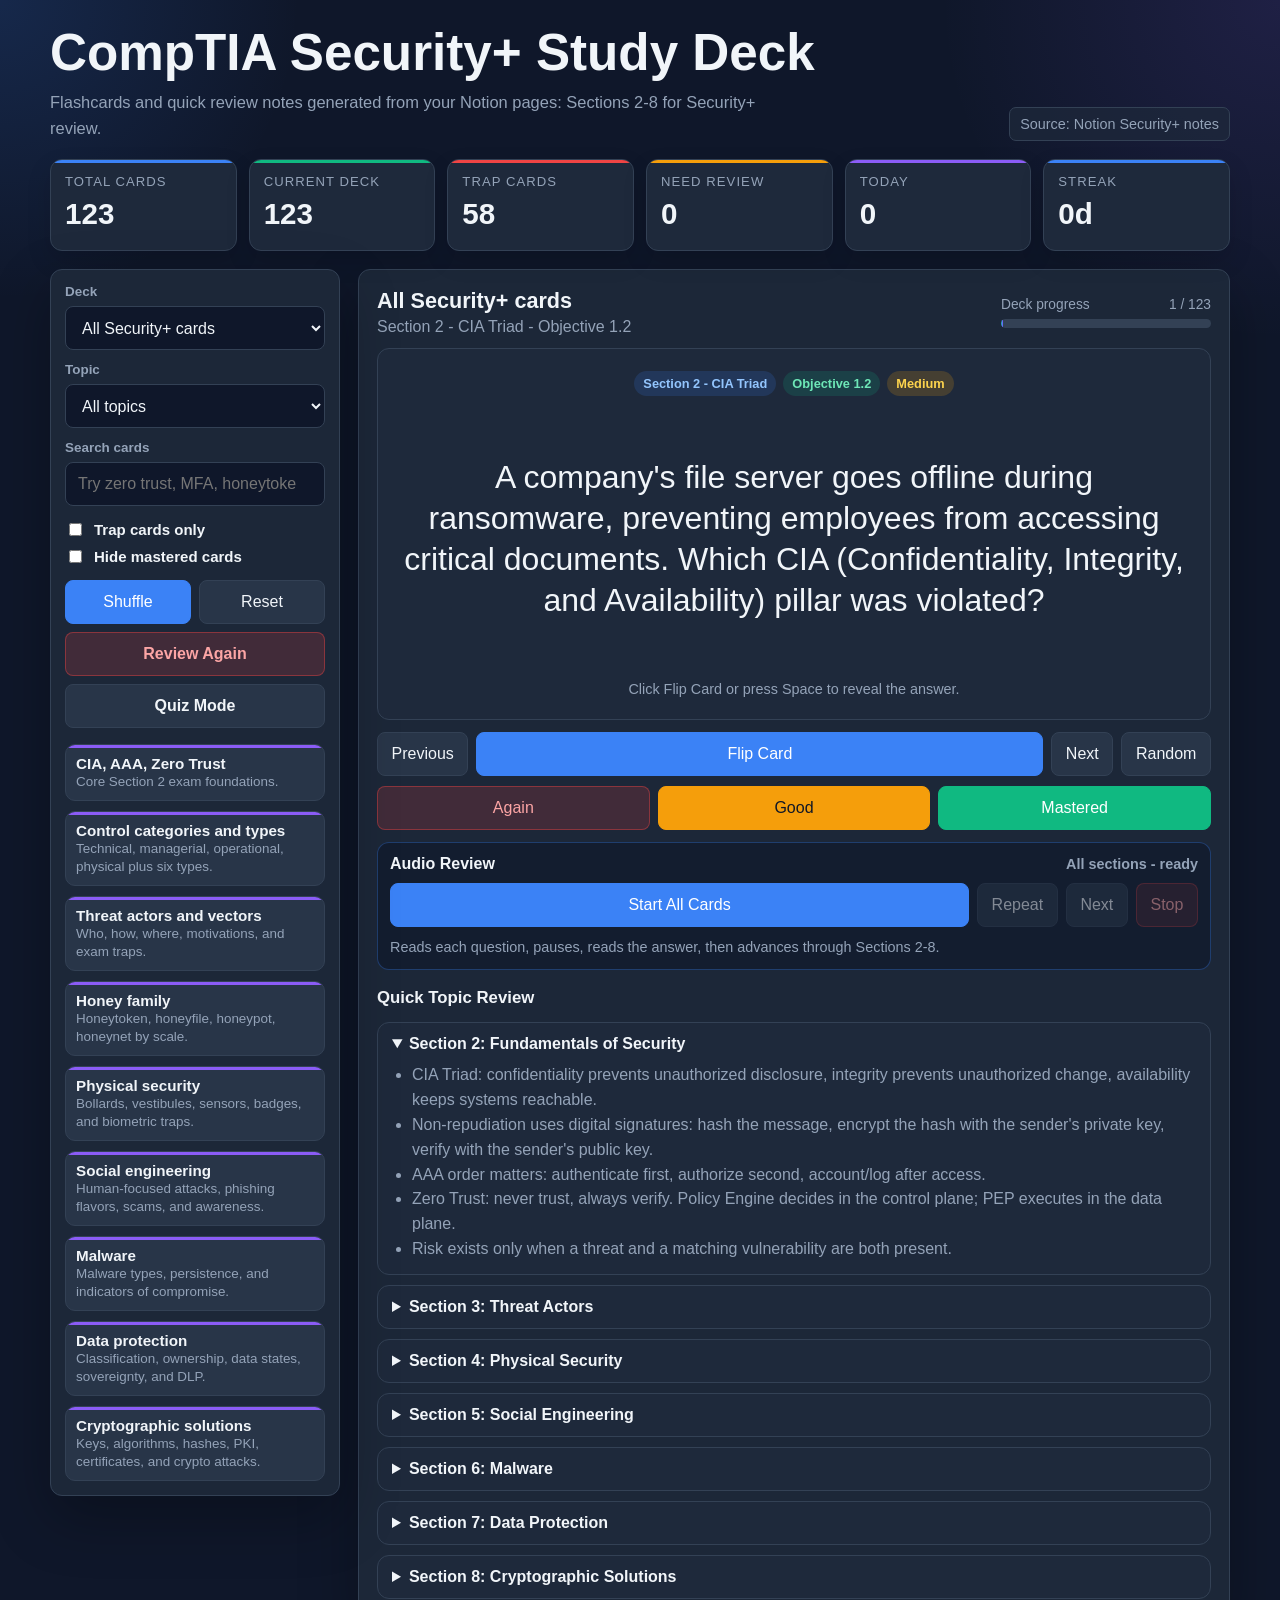
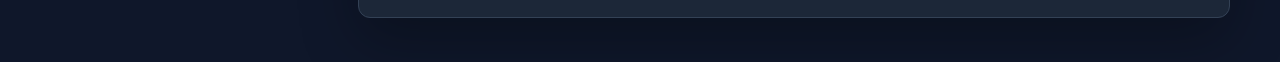
<file: index.html>
<!doctype html>
<html lang="en">
<head>
  <meta charset="utf-8">
  <meta name="viewport" content="width=device-width, initial-scale=1, viewport-fit=cover">
  <title>CompTIA Security+ Study Deck</title>
  <style>
    :root {
      --bg: #0f172a;
      --panel: #1e293b;
      --panel-2: #283548;
      --ink: #f1f5f9;
      --muted: #94a3b8;
      --line: #334155;
      --blue: #3b82f6;
      --green: #10b981;
      --gold: #f59e0b;
      --red: #ef4444;
      --purple: #8b5cf6;
      --shadow: 0 22px 58px rgba(0, 0, 0, 0.28);
    }

    * { box-sizing: border-box; }

    html {
      -webkit-text-size-adjust: 100%;
      overflow-x: hidden;
    }

    body {
      margin: 0;
      min-height: 100svh;
      max-width: 100%;
      overflow-x: hidden;
      font-family: Inter, "Segoe UI", Arial, sans-serif;
      color: var(--ink);
      background:
        radial-gradient(circle at top left, rgba(59, 130, 246, 0.16), transparent 300px),
        radial-gradient(circle at top right, rgba(139, 92, 246, 0.13), transparent 340px),
        var(--bg);
      -webkit-font-smoothing: antialiased;
    }

    button, select, input {
      font: inherit;
      max-width: 100%;
      min-width: 0;
    }

    button {
      border: 1px solid var(--line);
      background: var(--panel-2);
      color: var(--ink);
      border-radius: 8px;
      padding: 0.65rem 0.85rem;
      cursor: pointer;
      min-height: 44px;
      touch-action: manipulation;
      overflow-wrap: anywhere;
      transition: transform 140ms ease, border-color 140ms ease, background 140ms ease;
    }

    button:hover { transform: translateY(-1px); border-color: #64748b; background: #314057; }
    button.primary { background: var(--blue); border-color: var(--blue); color: white; }
    button.success { background: var(--green); border-color: var(--green); color: white; }
    button.warning { background: var(--gold); border-color: var(--gold); color: #111827; }
    button.danger { background: rgba(239, 68, 68, 0.18); border-color: rgba(239, 68, 68, 0.42); color: #fca5a5; }
    button:disabled { opacity: 0.5; cursor: not-allowed; transform: none; }

    .shell {
      width: min(1180px, calc(100% - 32px));
      max-width: 100%;
      margin: 0 auto;
      padding: 28px 0 44px;
    }

    header {
      display: grid;
      grid-template-columns: 1fr auto;
      gap: 18px;
      align-items: end;
      margin-bottom: 18px;
    }

    h1 {
      margin: 0;
      font-size: clamp(2rem, 4vw, 4.4rem);
      line-height: 0.98;
      letter-spacing: 0;
    }

    .subtitle {
      margin: 12px 0 0;
      max-width: 760px;
      color: var(--muted);
      font-size: 1.03rem;
      line-height: 1.55;
    }

    .source {
      display: inline-flex;
      align-items: center;
      gap: 8px;
      padding: 8px 10px;
      border: 1px solid var(--line);
      border-radius: 7px;
      color: var(--muted);
      background: rgba(30, 41, 59, 0.72);
      white-space: nowrap;
      font-size: 0.9rem;
    }

    .dashboard {
      display: grid;
      grid-template-columns: repeat(6, 1fr);
      gap: 12px;
      margin: 18px 0;
    }

    .metric {
      background: var(--panel);
      border: 1px solid var(--line);
      border-radius: 12px;
      padding: 14px;
      min-height: 92px;
      box-shadow: 0 10px 25px rgba(0, 0, 0, 0.13);
      position: relative;
      overflow: hidden;
    }

    .metric::before {
      content: "";
      position: absolute;
      inset: 0 0 auto;
      height: 3px;
      background: var(--blue);
    }

    .metric:nth-child(2)::before { background: var(--green); }
    .metric:nth-child(3)::before { background: var(--red); }
    .metric:nth-child(4)::before { background: var(--gold); }
    .metric:nth-child(5)::before { background: var(--purple); }
    .metric:nth-child(6)::before { background: var(--blue); }

    .metric span {
      display: block;
      color: var(--muted);
      font-size: 0.82rem;
      text-transform: uppercase;
      letter-spacing: 0.08em;
    }

    .metric strong {
      display: block;
      margin-top: 8px;
      font-size: 1.85rem;
    }

    .layout {
      display: grid;
      grid-template-columns: 290px 1fr;
      gap: 18px;
      align-items: start;
      min-width: 0;
    }

    aside, main {
      background: rgba(30, 41, 59, 0.88);
      border: 1px solid var(--line);
      border-radius: 12px;
      box-shadow: var(--shadow);
      min-width: 0;
    }

    aside {
      padding: 14px;
      position: sticky;
      top: 14px;
    }

    main {
      padding: 18px;
      min-width: 0;
    }

    .field {
      display: grid;
      gap: 7px;
      margin-bottom: 12px;
    }

    label {
      color: var(--muted);
      font-size: 0.84rem;
      font-weight: 700;
    }

    select, input[type="search"] {
      width: 100%;
      border: 1px solid var(--line);
      background: var(--bg);
      color: var(--ink);
      border-radius: 8px;
      padding: 0.68rem 0.75rem;
      min-height: 44px;
    }

    select:focus, input[type="search"]:focus {
      outline: 2px solid var(--blue);
      outline-offset: -1px;
    }

    .toggle-row {
      display: grid;
      gap: 8px;
      margin: 14px 0;
    }

    .check {
      display: flex;
      align-items: center;
      gap: 9px;
      color: var(--ink);
      font-size: 0.94rem;
    }

    .button-grid {
      display: grid;
      grid-template-columns: 1fr 1fr;
      gap: 8px;
      margin-top: 14px;
    }

    .review-again-btn {
      width: 100%;
      margin-top: 8px;
      font-weight: 800;
    }

    .review-again-btn.active {
      background: var(--red);
      border-color: var(--red);
      color: #fff;
    }

    .quiz-mode-btn {
      width: 100%;
      margin-top: 8px;
      font-weight: 800;
    }

    .quiz-mode-btn.active {
      background: var(--purple);
      border-color: var(--purple);
      color: #fff;
    }

    .section-list {
      display: grid;
      gap: 10px;
      margin-top: 16px;
    }

    .mini-topic {
      border: 1px solid var(--line);
      background: var(--panel-2);
      border-radius: 10px;
      padding: 10px;
      position: relative;
      overflow: hidden;
      color: var(--ink);
      cursor: pointer;
      text-align: left;
      transition: transform 140ms ease, border-color 140ms ease, background 140ms ease;
      width: 100%;
    }

    .mini-topic::before {
      content: "";
      position: absolute;
      inset: 0 0 auto;
      height: 3px;
      background: var(--purple);
    }

    .mini-topic:hover,
    .mini-topic.active {
      background: #314057;
      border-color: #64748b;
      transform: translateY(-1px);
    }

    .mini-topic.active::before {
      background: linear-gradient(90deg, var(--blue), var(--purple));
    }

    .mini-topic strong {
      display: block;
      font-size: 0.95rem;
    }

    .mini-topic span {
      color: var(--muted);
      font-size: 0.84rem;
    }

    .study-top {
      display: flex;
      align-items: center;
      justify-content: space-between;
      gap: 12px;
      margin-bottom: 12px;
      min-width: 0;
    }

    .deck-title h2 {
      margin: 0;
      font-size: 1.35rem;
    }

    .deck-title p {
      margin: 4px 0 0;
      color: var(--muted);
      overflow-wrap: anywhere;
    }

    .progress-wrap {
      display: grid;
      gap: 7px;
      min-width: 210px;
    }

    .progress-label {
      display: flex;
      justify-content: space-between;
      color: var(--muted);
      font-size: 0.86rem;
    }

    .progress {
      height: 9px;
      background: var(--line);
      border-radius: 999px;
      overflow: hidden;
    }

    .progress span {
      display: block;
      height: 100%;
      width: 0;
      background: linear-gradient(90deg, var(--green), var(--blue), var(--purple));
    }

    .card-stage {
      perspective: 1200px;
      min-height: 372px;
      min-width: 0;
    }

    .flashcard {
      position: relative;
      min-height: 372px;
      min-width: 0;
      transform-style: preserve-3d;
      transition: transform 260ms ease;
    }

    .flashcard.flipped {
      transform: rotateY(180deg);
    }

    .face {
      position: absolute;
      inset: 0;
      border: 1px solid var(--line);
      border-radius: 12px;
      background: var(--panel);
      backface-visibility: hidden;
      display: grid;
      grid-template-rows: auto 1fr auto;
      justify-items: center;
      padding: 22px;
      overflow: auto;
      -webkit-overflow-scrolling: touch;
    }

    .back {
      transform: rotateY(180deg);
      background: var(--panel-2);
    }

    .tags {
      display: flex;
      flex-wrap: wrap;
      gap: 7px;
      margin-bottom: 16px;
      min-width: 0;
    }

    .tag {
      border-radius: 999px;
      padding: 5px 9px;
      background: rgba(59, 130, 246, 0.16);
      color: #93c5fd;
      font-size: 0.8rem;
      font-weight: 700;
      max-width: 100%;
      overflow-wrap: anywhere;
    }

    .tag.trap { background: rgba(239, 68, 68, 0.18); color: #fca5a5; }
    .tag.obj { background: rgba(16, 185, 129, 0.16); color: #6ee7b7; }
    .tag.diff { background: rgba(245, 158, 11, 0.18); color: #fcd34d; }

    .prompt {
      font-size: clamp(1.28rem, 2.6vw, 2rem);
      line-height: 1.28;
      margin: 0;
      align-self: center;
      max-width: 980px;
      text-align: center;
    }

    .answer {
      display: grid;
      gap: 14px;
      align-self: center;
      justify-items: center;
      max-width: 960px;
      text-align: center;
    }

    .answer-headline {
      display: inline-block;
      color: var(--ink);
      font-size: clamp(2rem, 4.1vw, 4.2rem);
      font-weight: 900;
      line-height: 1.05;
    }

    .answer-detail {
      color: #cbd5e1;
      font-size: clamp(1.05rem, 1.8vw, 1.45rem);
      line-height: 1.48;
      font-weight: 500;
    }

    .trap-note {
      border-left: 4px solid var(--red);
      background: rgba(239, 68, 68, 0.13);
      color: #fecaca;
      padding: 10px 12px;
      border-radius: 6px;
      margin-top: 14px;
      font-size: 0.95rem;
      text-align: center;
    }

    .hint {
      color: var(--muted);
      font-size: 0.9rem;
      margin: 16px 0 0;
    }

    .controls {
      display: grid;
      grid-template-columns: auto 1fr auto auto;
      gap: 8px;
      margin-top: 12px;
      min-width: 0;
    }

    .rate-row {
      display: grid;
      grid-template-columns: repeat(3, 1fr);
      gap: 8px;
      margin-top: 10px;
      min-width: 0;
    }

    .audio-player {
      display: grid;
      gap: 10px;
      margin-top: 12px;
      padding: 12px;
      border: 1px solid rgba(59, 130, 246, 0.32);
      border-radius: 12px;
      background: rgba(15, 23, 42, 0.58);
      min-width: 0;
    }

    .audio-player-head {
      display: flex;
      align-items: center;
      justify-content: space-between;
      gap: 10px;
      color: var(--muted);
      font-size: 0.9rem;
      font-weight: 800;
    }

    .audio-player-head strong {
      color: var(--ink);
      font-size: 1rem;
    }

    .audio-controls {
      display: grid;
      grid-template-columns: 1fr auto auto auto;
      gap: 8px;
      min-width: 0;
    }

    .audio-status {
      min-height: 1.25rem;
      color: var(--muted);
      font-size: 0.9rem;
      line-height: 1.4;
    }

    .quiz-options {
      display: grid;
      gap: 10px;
      width: min(980px, 100%);
      align-self: center;
      min-width: 0;
    }

    .quiz-option {
      text-align: left;
      line-height: 1.35;
      padding: 14px 16px;
      min-height: 58px;
    }

    .quiz-option.correct {
      background: rgba(16, 185, 129, 0.2);
      border-color: var(--green);
      color: #bbf7d0;
    }

    .quiz-option.wrong {
      background: rgba(239, 68, 68, 0.2);
      border-color: var(--red);
      color: #fecaca;
    }

    .quiz-score {
      color: var(--muted);
      font-size: 0.95rem;
      font-weight: 800;
    }

    .topic-guide {
      margin-top: 18px;
      display: grid;
      gap: 10px;
    }

    .topic-guide h3 {
      margin: 0 0 4px;
      font-size: 1.05rem;
    }

    details {
      background: var(--panel);
      border: 1px solid var(--line);
      border-radius: 12px;
      padding: 12px 14px;
    }

    summary {
      cursor: pointer;
      font-weight: 800;
    }

    details ul {
      margin: 10px 0 0;
      padding-left: 20px;
      color: var(--muted);
      line-height: 1.55;
    }

    .empty {
      padding: 48px 18px;
      text-align: center;
      color: var(--muted);
    }

    @media (max-width: 860px) {
      header, .layout, .dashboard {
        grid-template-columns: 1fr;
      }

      aside {
        position: static;
      }

      .study-top, .controls, .rate-row, .audio-controls {
        grid-template-columns: 1fr;
      }

      .progress-wrap {
        min-width: 0;
      }

      .card-stage, .flashcard {
        min-height: 430px;
      }

      .source {
        white-space: normal;
      }
    }

    @media (max-width: 640px) {
      body {
        background:
          radial-gradient(circle at top left, rgba(59, 130, 246, 0.14), transparent 220px),
          var(--bg);
      }

      button, select, input[type="search"] {
        font-size: 16px;
      }

      button {
        min-height: 48px;
        padding: 0.72rem 0.7rem;
      }

      button:hover {
        transform: none;
      }

      .shell {
        width: 100%;
        max-width: 100%;
        padding: max(14px, env(safe-area-inset-top)) max(12px, env(safe-area-inset-right)) max(24px, env(safe-area-inset-bottom)) max(12px, env(safe-area-inset-left));
      }

      header {
        gap: 10px;
        margin-bottom: 12px;
      }

      h1 {
        font-size: 2.05rem;
        line-height: 1.02;
      }

      .subtitle {
        margin-top: 8px;
        font-size: 0.95rem;
        line-height: 1.45;
      }

      .source {
        width: 100%;
        justify-content: center;
        font-size: 0.82rem;
      }

      .dashboard {
        grid-template-columns: repeat(2, minmax(0, 1fr));
        gap: 8px;
        margin: 12px 0;
      }

      .metric {
        min-height: 70px;
        padding: 11px;
        border-radius: 8px;
      }

      .metric span {
        font-size: 0.68rem;
        letter-spacing: 0.05em;
      }

      .metric strong {
        margin-top: 5px;
        font-size: 1.35rem;
      }

      aside, main {
        border-radius: 10px;
        box-shadow: 0 14px 34px rgba(0, 0, 0, 0.2);
        max-width: 100%;
        overflow-x: hidden;
      }

      aside {
        padding: 12px;
      }

      main {
        padding: 12px;
      }

      .button-grid {
        grid-template-columns: 1fr 1fr;
      }

      .section-list {
        display: flex;
        gap: 8px;
        width: 100%;
        max-width: 100%;
        overflow-x: auto;
        overflow-y: hidden;
        padding: 2px 2px 8px;
        scroll-snap-type: x proximity;
        -webkit-overflow-scrolling: touch;
      }

      .mini-topic {
        flex: 0 0 min(205px, calc(100vw - 48px));
        min-width: 0;
        max-width: calc(100vw - 48px);
        scroll-snap-align: start;
        border-radius: 8px;
      }

      .mini-topic strong {
        font-size: 0.9rem;
      }

      .mini-topic span {
        font-size: 0.78rem;
      }

      .study-top {
        display: grid;
        grid-template-columns: 1fr;
        gap: 10px;
      }

      .deck-title h2 {
        font-size: 1.12rem;
      }

      .deck-title p {
        font-size: 0.9rem;
        line-height: 1.35;
      }

      .card-stage, .flashcard {
        min-height: min(560px, 64svh);
      }

      .face {
        padding: 16px 14px;
        border-radius: 10px;
      }

      .tags {
        width: 100%;
        justify-content: center;
        gap: 6px;
        margin-bottom: 12px;
      }

      .tag {
        max-width: 100%;
        border-radius: 7px;
        padding: 5px 7px;
        font-size: 0.72rem;
        overflow-wrap: anywhere;
      }

      .prompt {
        font-size: 1.18rem;
        line-height: 1.34;
        overflow-wrap: anywhere;
      }

      .answer {
        gap: 10px;
      }

      .answer-headline {
        font-size: 1.55rem;
        line-height: 1.12;
        overflow-wrap: anywhere;
      }

      .answer-detail {
        font-size: 1rem;
        line-height: 1.42;
        overflow-wrap: anywhere;
      }

      .trap-note {
        width: 100%;
        font-size: 0.9rem;
        line-height: 1.4;
      }

      .hint {
        font-size: 0.82rem;
        margin-top: 12px;
      }

      .controls {
        grid-template-columns: repeat(2, minmax(0, 1fr));
        gap: 8px;
      }

      #flipBtn {
        grid-column: 1 / -1;
        order: -1;
      }

      .rate-row {
        grid-template-columns: repeat(3, minmax(0, 1fr));
        position: sticky;
        bottom: max(8px, env(safe-area-inset-bottom));
        z-index: 5;
        padding: 8px;
        margin: 10px -8px 0;
        border: 1px solid rgba(51, 65, 85, 0.88);
        border-radius: 10px;
        background: rgba(15, 23, 42, 0.92);
        backdrop-filter: blur(10px);
      }

      .rate-row button {
        padding-inline: 0.45rem;
        font-size: 0.9rem;
      }

      .audio-player {
        padding: 10px;
        border-radius: 10px;
      }

      .audio-player-head {
        display: grid;
        grid-template-columns: 1fr;
        gap: 4px;
      }

      .audio-controls {
        grid-template-columns: repeat(2, minmax(0, 1fr));
      }

      .audio-controls button,
      .controls button,
      .rate-row button,
      .button-grid button {
        min-width: 0;
      }

      #audioStartPauseBtn {
        grid-column: 1 / -1;
      }

      .audio-status {
        font-size: 0.86rem;
      }

      .quiz-options {
        gap: 8px;
      }

      .quiz-option {
        min-height: 52px;
        padding: 12px;
        font-size: 0.95rem;
      }

      .topic-guide {
        margin-top: 14px;
      }

      details {
        border-radius: 9px;
        padding: 11px 12px;
      }

      details ul {
        padding-left: 18px;
        font-size: 0.93rem;
      }
    }

    @media (max-width: 380px) {
      .dashboard {
        grid-template-columns: 1fr;
      }

      .rate-row {
        grid-template-columns: 1fr;
      }

      .card-stage, .flashcard {
        min-height: min(590px, 68svh);
      }
    }
  </style>
</head>
<body>
  <div class="shell">
    <header>
      <div>
        <h1>CompTIA Security+ Study Deck</h1>
        <p class="subtitle">Flashcards and quick review notes generated from your Notion pages: Sections 2-8 for Security+ review.</p>
      </div>
      <div class="source">Source: Notion Security+ notes</div>
    </header>

    <section class="dashboard" aria-label="Study stats">
      <div class="metric"><span>Total Cards</span><strong id="totalCards">0</strong></div>
      <div class="metric"><span>Current Deck</span><strong id="deckCount">0</strong></div>
      <div class="metric"><span>Trap Cards</span><strong id="trapCount">0</strong></div>
      <div class="metric"><span>Need Review</span><strong id="reviewedCount">0</strong></div>
      <div class="metric"><span>Today</span><strong id="todayCount">0</strong></div>
      <div class="metric"><span>Streak</span><strong id="streakCount">0</strong></div>
    </section>

    <div class="layout">
      <aside>
        <div class="field">
          <label for="deckSelect">Deck</label>
          <select id="deckSelect">
            <option value="all">All Security+ cards</option>
            <option value="fundamentals">Section 2: Fundamentals</option>
            <option value="threats">Section 3: Threat Actors</option>
            <option value="physical">Section 4: Physical Security</option>
            <option value="social">Section 5: Social Engineering</option>
            <option value="malware">Section 6: Malware</option>
            <option value="data">Section 7: Data Protection</option>
            <option value="crypto">Section 8: Cryptographic Solutions</option>
          </select>
        </div>

        <div class="field">
          <label for="topicSelect">Topic</label>
          <select id="topicSelect"></select>
        </div>

        <div class="field">
          <label for="searchInput">Search cards</label>
          <input id="searchInput" type="search" placeholder="Try zero trust, MFA, honeytoken">
        </div>

        <div class="toggle-row">
          <label class="check"><input id="trapOnly" type="checkbox"> Trap cards only</label>
          <label class="check"><input id="hideMastered" type="checkbox"> Hide mastered cards</label>
        </div>

        <div class="button-grid">
          <button id="shuffleBtn" class="primary">Shuffle</button>
          <button id="resetBtn">Reset</button>
        </div>

        <button id="reviewAgainBtn" class="danger review-again-btn">Review Again</button>
        <button id="quizModeBtn" class="quiz-mode-btn">Quiz Mode</button>

        <div class="section-list" aria-label="Topic summary">
          <button class="mini-topic" type="button" data-guide="foundations" data-deck="fundamentals" data-topics="CIA Triad,AAA,Zero Trust,Non-repudiation,Risk,Gap Analysis"><strong>CIA, AAA, Zero Trust</strong><span>Core Section 2 exam foundations.</span></button>
          <button class="mini-topic" type="button" data-guide="controls" data-deck="fundamentals" data-topics="Controls"><strong>Control categories and types</strong><span>Technical, managerial, operational, physical plus six types.</span></button>
          <button class="mini-topic" type="button" data-guide="actors" data-deck="threats" data-topics="Threat Actor Basics,Nation-state/APT,Actor Types,Insider/Shadow IT,Threat Vectors,Bluetooth/Wired,Social Engineering,Motivation"><strong>Threat actors and vectors</strong><span>Who, how, where, motivations, and exam traps.</span></button>
          <button class="mini-topic" type="button" data-guide="honey" data-deck="threats" data-topics="Deception"><strong>Honey family</strong><span>Honeytoken, honeyfile, honeypot, honeynet by scale.</span></button>
          <button class="mini-topic" type="button" data-guide="physical" data-deck="physical" data-topics="Physical Controls,Surveillance,Access Control,Biometrics,Badge Cloning"><strong>Physical security</strong><span>Bollards, vestibules, sensors, badges, and biometric traps.</span></button>
          <button class="mini-topic" type="button" data-guide="social" data-deck="social" data-topics="Triggers,Impersonation,Phishing,Scams,Influence,Physical Social Engineering"><strong>Social engineering</strong><span>Human-focused attacks, phishing flavors, scams, and awareness.</span></button>
          <button class="mini-topic" type="button" data-guide="malware" data-deck="malware" data-topics="Malware Basics,Virus/Worm/Trojan,Ransomware,Botnets,Rootkits,Persistence,Keyloggers,Fileless Malware,Indicators"><strong>Malware</strong><span>Malware types, persistence, and indicators of compromise.</span></button>
          <button class="mini-topic" type="button" data-guide="data" data-deck="data" data-topics="Classification,Ownership,Data States,Data Types,Data Sovereignty,Data Security Methods,DLP"><strong>Data protection</strong><span>Classification, ownership, data states, sovereignty, and DLP.</span></button>
          <button class="mini-topic" type="button" data-guide="crypto" data-deck="crypto" data-topics="Crypto Basics,Symmetric vs Asymmetric,Symmetric Algorithms,Asymmetric Algorithms,Hashing,PKI and Certificates,Blockchain,Encryption Tools,Obfuscation,Crypto Attacks"><strong>Cryptographic solutions</strong><span>Keys, algorithms, hashes, PKI, certificates, and crypto attacks.</span></button>
        </div>
      </aside>

      <main>
        <div class="study-top">
          <div class="deck-title">
            <h2 id="activeTitle">Study</h2>
            <p id="activeSubtitle">Flip the card, rate it, and move on.</p>
          </div>
          <div class="progress-wrap">
            <div class="progress-label"><span>Deck progress</span><span id="positionText">0 / 0</span></div>
            <div class="progress"><span id="progressBar"></span></div>
          </div>
        </div>

        <div id="cardContainer" class="card-stage"></div>

        <div class="controls">
          <button id="prevBtn">Previous</button>
          <button id="flipBtn" class="primary">Flip Card</button>
          <button id="nextBtn">Next</button>
          <button id="randomBtn">Random</button>
        </div>

        <div class="rate-row">
          <button id="againBtn" class="danger">Again</button>
          <button id="goodBtn" class="warning">Good</button>
          <button id="masteredBtn" class="success">Mastered</button>
        </div>

        <section class="audio-player" aria-label="Audio review player">
          <div class="audio-player-head">
            <strong>Audio Review</strong>
            <span id="audioProgress">All sections - ready</span>
          </div>
          <div class="audio-controls">
            <button id="audioStartPauseBtn" class="primary">Start All Cards</button>
            <button id="audioRepeatBtn">Repeat</button>
            <button id="audioNextBtn">Next</button>
            <button id="audioStopBtn" class="danger">Stop</button>
          </div>
          <div id="audioStatus" class="audio-status">Reads each question, pauses, reads the answer, then advances through Sections 2-8.</div>
        </section>

        <section class="topic-guide">
          <h3>Quick Topic Review</h3>
          <details open>
            <summary>Section 2: Fundamentals of Security</summary>
            <ul>
              <li>CIA Triad: confidentiality prevents unauthorized disclosure, integrity prevents unauthorized change, availability keeps systems reachable.</li>
              <li>Non-repudiation uses digital signatures: hash the message, encrypt the hash with the sender's private key, verify with the sender's public key.</li>
              <li>AAA order matters: authenticate first, authorize second, account/log after access.</li>
              <li>Zero Trust: never trust, always verify. Policy Engine decides in the control plane; PEP executes in the data plane.</li>
              <li>Risk exists only when a threat and a matching vulnerability are both present.</li>
            </ul>
          </details>
          <details>
            <summary>Section 3: Threat Actors</summary>
            <ul>
              <li>Threat actor is the who, threat vector is the how, attack surface is the where.</li>
              <li>Nation-state/APT usually signals high sophistication, long-term persistence, custom tooling, espionage, or strategic goals.</li>
              <li>Organized crime is money-driven, even when tooling is advanced or the group acts as a proxy.</li>
              <li>Shadow IT is usually convenience-driven, not automatically malicious, but still creates unmanaged risk.</li>
              <li>Honey family by scale: honeytoken, honeyfile, honeypot, honeynet.</li>
            </ul>
          </details>
          <details>
            <summary>Section 4: Physical Security</summary>
            <ul>
              <li>Bollards stop vehicles; fences define and delay perimeter intrusion.</li>
              <li>Access control vestibules prevent tailgating and piggybacking by controlling one door at a time.</li>
              <li>Piggybacking involves consent; tailgating does not.</li>
              <li>Biometric sensitivity lowers FAR while raising FRR; CER is the balance point.</li>
              <li>RFID and NFC badge cloning is a physical attack indicator on the exam.</li>
            </ul>
          </details>
          <details>
            <summary>Section 5: Social Engineering</summary>
            <ul>
              <li>Social engineering attacks the human decision process, not the firewall.</li>
              <li>Pretexting is the story; impersonation is the false identity.</li>
              <li>BEC uses a real compromised internal email account, which makes it harder to spot.</li>
              <li>Misinformation is false without intent; disinformation is deliberate deception.</li>
              <li>Security awareness training should be recurring and reinforced with simulations.</li>
            </ul>
          </details>
          <details>
            <summary>Section 6: Malware</summary>
            <ul>
              <li>Virus requires a host file and user action; worm spreads by itself.</li>
              <li>Ransomware encrypts files and demands payment; isolate first and restore from known-good backups.</li>
              <li>Rootkits hide at kernel level and require external boot scanning for reliable detection.</li>
              <li>Logic bombs wait for a date, event, or condition before executing.</li>
              <li>Impossible travel, missing logs, resource spikes, and out-of-cycle logging are compromise indicators.</li>
            </ul>
          </details>
          <details>
            <summary>Section 7: Data Protection</summary>
            <ul>
              <li>Data Owners classify data; Data Custodians manage the systems that protect it.</li>
              <li>Data at rest, in transit, and in use each need different protection methods.</li>
              <li>Tokenization replaces data with a vault-backed token; encryption is reversible with a key.</li>
              <li>Data sovereignty follows the physical location of the data.</li>
              <li>DLP location matters: endpoint catches activity on the device; network catches data leaving the perimeter.</li>
            </ul>
          </details>
          <details>
            <summary>Section 8: Cryptographic Solutions</summary>
            <ul>
              <li>Strong cryptography depends on secrecy of the key, not secrecy of the algorithm.</li>
              <li>Symmetric encryption is faster for bulk data; asymmetric encryption solves key distribution and supports digital signatures.</li>
              <li>Hashing is one-way integrity; encryption is reversible confidentiality with the correct key.</li>
              <li>PKI manages trust: CA issues, RA verifies, CSR requests, and CRL or OCSP checks revocation.</li>
              <li>Downgrade, collision, birthday, and quantum attacks are major crypto exam traps.</li>
            </ul>
          </details>
        </section>
      </main>
    </div>
  </div>

  <script>
    const cards = [
      {deck:"fundamentals", topic:"CIA Triad", objective:"1.2", difficulty:"Medium", trap:false, q:"A company's file server goes offline during ransomware, preventing employees from accessing critical documents. Which CIA pillar was violated?", a:"Availability. Ransomware that blocks authorized access attacks availability. If data was stolen, that would be confidentiality. If data was altered, that would be integrity."},
      {deck:"fundamentals", topic:"CIA Triad", objective:"1.2", difficulty:"Hard", trap:true, q:"An attacker intercepts a financial transaction and modifies the dollar amount before it reaches the bank. Which CIA pillar is primarily violated?", a:"Integrity. Unauthorized modification of data violates integrity, not confidentiality or availability.", trapNote:"Confidentiality is about unauthorized viewing. Availability is about access denial."},
      {deck:"fundamentals", topic:"CIA Triad", objective:"1.2", difficulty:"Medium", trap:false, q:"A database is accessed by an unauthorized employee who reads confidential patient records. Which CIA pillar was violated?", a:"Confidentiality. Unauthorized access or disclosure of data is a confidentiality violation."},
      {deck:"fundamentals", topic:"CIA Triad", objective:"1.2", difficulty:"Medium", trap:false, q:"A security team uses checksums to verify files downloaded from a vendor portal. Which CIA pillar does this primarily support?", a:"Integrity. Checksums verify that data has not been altered during transmission."},
      {deck:"fundamentals", topic:"Non-repudiation", objective:"1.2", difficulty:"Hard", trap:true, q:"A digital signature is created by encrypting a hash digest with which key?", a:"The sender's private key. The recipient uses the sender's public key to verify authenticity and integrity.", trapNote:"Do not choose the public key or the receiver's key."},
      {deck:"fundamentals", topic:"Non-repudiation", objective:"1.2", difficulty:"Medium", trap:false, q:"A user claims they never sent a digitally signed contract. Which security concept proves their action?", a:"Non-repudiation. A valid digital signature proves the sender cannot deny the action."},
      {deck:"fundamentals", topic:"AAA", objective:"1.2", difficulty:"Hard", trap:true, q:"A user enters a password and answers a security question. Is this MFA?", a:"No. Both are something you know. MFA requires factors from at least two different categories.", trapNote:"Two passwords, two PINs, or a password plus security question are still one factor category."},
      {deck:"fundamentals", topic:"AAA", objective:"1.2", difficulty:"Medium", trap:false, q:"A user successfully logs into HR but is blocked from viewing payroll files. Which AAA component denied access?", a:"Authorization. The user was authenticated, but not authorized for that resource."},
      {deck:"fundamentals", topic:"AAA", objective:"1.2", difficulty:"Medium", trap:false, q:"A forensics team reviews logs to learn which admin deleted records at 3:14 AM. Which AAA component makes this possible?", a:"Accounting. Accounting logs user activity and creates the audit trail."},
      {deck:"fundamentals", topic:"AAA", objective:"1.2", difficulty:"Hard", trap:false, q:"Which three technologies commonly support accounting in an AAA framework?", a:"Syslog servers, network analysis tools, and SIEM systems."},
      {deck:"fundamentals", topic:"Risk", objective:"1.2", difficulty:"Hard", trap:true, q:"An organization has a vulnerable web server, but no known threat currently targets that vulnerability. What is the risk level?", a:"No actionable risk under this model. Risk exists when both a threat and a vulnerability are present.", trapNote:"A vulnerability alone is not enough. A threat alone is not enough."},
      {deck:"fundamentals", topic:"Risk", objective:"1.2", difficulty:"Medium", trap:false, q:"A web server has an unpatched SQL injection flaw and threat actors are actively scanning for it. What exists?", a:"Risk. A threat and a matching vulnerability are both present."},
      {deck:"fundamentals", topic:"Controls", objective:"1.1", difficulty:"Easy", trap:false, q:"A company deploys a next-generation firewall to block malicious traffic. What control category is this?", a:"Technical control. It uses hardware or software mechanisms to reduce risk."},
      {deck:"fundamentals", topic:"Controls", objective:"1.1", difficulty:"Medium", trap:false, q:"A CISO creates a risk assessment policy and requires annual security audits. What control category is this?", a:"Managerial control, also called administrative. It involves governance, policy, and planning."},
      {deck:"fundamentals", topic:"Controls", objective:"1.1", difficulty:"Medium", trap:false, q:"Security guards check employee badges at building entrances every morning. What control category is this?", a:"Operational control. It is a day-to-day, human-driven procedure."},
      {deck:"fundamentals", topic:"Controls", objective:"1.1", difficulty:"Easy", trap:false, q:"A firewall blocks inbound Telnet traffic on port 23 before connections can occur. What control type is this?", a:"Preventive control. It stops an attack before it happens."},
      {deck:"fundamentals", topic:"Controls", objective:"1.1", difficulty:"Medium", trap:false, q:"An IDS sends an alert when unusual outbound traffic appears. What control type is this?", a:"Detective control. It identifies activity during or after it occurs."},
      {deck:"fundamentals", topic:"Controls", objective:"1.1", difficulty:"Hard", trap:true, q:"Security cameras in a parking lot catch a laptop theft. What control category and type are the cameras?", a:"Category: physical. Type: detective. One control can have both a category and a type.", trapNote:"The exam often tests category and type together."},
      {deck:"fundamentals", topic:"Controls", objective:"1.1", difficulty:"Hard", trap:false, q:"A hospital cannot deploy MFA on legacy devices, so it increases monitoring and logging. What control type is this?", a:"Compensating control. It is an alternative measure used when the primary control is not feasible."},
      {deck:"fundamentals", topic:"Gap Analysis", objective:"1.2", difficulty:"Medium", trap:false, q:"A security team compares current firewall settings against NIST 800-53 and creates a remediation roadmap. What process is this?", a:"Gap analysis, specifically technical gap analysis. The remediation roadmap may become a POA&M."},
      {deck:"fundamentals", topic:"Zero Trust", objective:"1.2", difficulty:"Hard", trap:true, q:"In Zero Trust, which component makes the access decision and which component executes it?", a:"The Policy Engine makes the decision in the control plane. The PEP executes the decision in the data plane.", trapNote:"PEP belongs in the data plane, not the control plane."},
      {deck:"fundamentals", topic:"Zero Trust", objective:"1.2", difficulty:"Hard", trap:false, q:"A Zero Trust design blocks a marketing employee from the finance database even inside the internal network. What concept is this?", a:"Threat scope reduction. Access is limited to only what the user needs, reducing breach impact."},
      {deck:"threats", topic:"Threat Actor Basics", objective:"2.1", difficulty:"Easy", trap:false, q:"What is the difference between a threat actor, threat vector, and attack surface?", a:"Threat actor is the who. Threat vector is the how. Attack surface is the where."},
      {deck:"threats", topic:"Threat Actor Basics", objective:"2.1", difficulty:"Easy", trap:false, q:"What are the three core threat actor attributes from the notes?", a:"Internal vs external, resources/funding, and level of sophistication/capability."},
      {deck:"threats", topic:"Nation-state/APT", objective:"2.1", difficulty:"Hard", trap:true, q:"A well-funded group maintains undetected access to a defense contractor for 18 months and slowly exfiltrates classified data. Which actor best fits?", a:"Nation-state actor operating as an APT. Long-term persistence, stealth, classified targets, and high resources are the signature.", trapNote:"Organized crime can be advanced too, but classified intelligence points to strategic or nation-state goals."},
      {deck:"threats", topic:"Actor Types", objective:"2.1", difficulty:"Easy", trap:false, q:"A teenager downloads a DDoS tool, enters a school district IP address, and clicks launch. Which actor type is this?", a:"Unskilled attacker, also called a script kiddie. They use tools created by others."},
      {deck:"threats", topic:"Actor Types", objective:"2.1", difficulty:"Medium", trap:true, q:"A group defaces a government website and releases emails to expose alleged corruption. What is the motivation?", a:"Philosophical or political beliefs. This is hacktivism.", trapNote:"Do not pick financial gain when the scenario is protest or ideology."},
      {deck:"threats", topic:"Actor Types", objective:"2.1", difficulty:"Medium", trap:false, q:"A criminal syndicate deploys custom ransomware against hospitals and demands cryptocurrency. What actor and motivation fit?", a:"Organized crime motivated by financial gain. Follow the money trail."},
      {deck:"threats", topic:"Insider/Shadow IT", objective:"2.1", difficulty:"Medium", trap:true, q:"A developer copies large amounts of source code to a personal cloud account before resigning. What threat category is this?", a:"Insider threat. An internal user with legitimate access is misusing that access.", trapNote:"Data exfiltration describes the action, not the actor category."},
      {deck:"threats", topic:"Insider/Shadow IT", objective:"2.1", difficulty:"Easy", trap:false, q:"Marketing signs up for an unapproved SaaS analytics tool and uploads customer data without IT approval. What is this called?", a:"Shadow IT. It is usually convenience-driven, not automatically malicious, but it still creates risk."},
      {deck:"threats", topic:"Nation-state/APT", objective:"2.1", difficulty:"Hard", trap:false, q:"An attacker plants false digital fingerprints so malware appears to come from another country. What technique is this?", a:"False flag attack. It is designed to mislead attribution."},
      {deck:"threats", topic:"Nation-state/APT", objective:"2.1", difficulty:"Medium", trap:false, q:"An attack uses a previously unknown vulnerability with no available patch. What is this called and what does it suggest?", a:"Zero-day exploit. It suggests a high-sophistication actor, often nation-state or top-tier organized crime."},
      {deck:"threats", topic:"Threat Vectors", objective:"2.2", difficulty:"Easy", trap:false, q:"A user receives a text message from a fake bank asking them to click a link. What threat vector is this?", a:"Smishing. It is phishing delivered through SMS."},
      {deck:"threats", topic:"Threat Vectors", objective:"2.2", difficulty:"Easy", trap:false, q:"An attacker leaves malware-loaded USB drives in the company parking lot. What technique is this?", a:"Baiting. It uses removable media as a physical lure."},
      {deck:"threats", topic:"Threat Vectors", objective:"2.2", difficulty:"Hard", trap:true, q:"A breach begins through a managed service provider used by the company help desk. What threat vector is this?", a:"Supply chain. The attacker entered through a vendor or MSP relationship.", trapNote:"Do not focus only on the final target. Follow the entry path."},
      {deck:"threats", topic:"Bluetooth/Wired", objective:"2.2", difficulty:"Hard", trap:false, q:"Bluetooth malware installs without any user interaction. What attack family is this?", a:"BlueBorne. The key phrase is no user interaction."},
      {deck:"threats", topic:"Bluetooth/Wired", objective:"2.2", difficulty:"Hard", trap:false, q:"An attacker sends crafted L2CAP packets to crash a Bluetooth device. What attack is this?", a:"BlueSmack. It is a Bluetooth DoS attack."},
      {deck:"threats", topic:"Bluetooth/Wired", objective:"2.2", difficulty:"Hard", trap:false, q:"A wired-network attacker exploits a switch misconfiguration to send traffic from one VLAN to another. What attack is this?", a:"VLAN hopping."},
      {deck:"threats", topic:"Deception", objective:"1.2", difficulty:"Medium", trap:true, q:"Fake credentials are placed in a database and trigger an alert if used. What is this called?", a:"Honeytoken. It is fake data with no real value, monitored for unauthorized use.", trapNote:"Honeyfile is a file. Honeytoken is a data element such as credentials."},
      {deck:"threats", topic:"Deception", objective:"1.2", difficulty:"Easy", trap:false, q:"A security team deploys fake servers, routers, and switches to simulate an entire network. What is this?", a:"Honeynet. A honeypot is one decoy system; a honeynet is a full decoy network."},
      {deck:"threats", topic:"Deception", objective:"1.2", difficulty:"Medium", trap:false, q:"List the honey deception family from smallest to largest scale.", a:"Honeytoken, honeyfile, honeypot, honeynet."},
      {deck:"threats", topic:"Social Engineering", objective:"2.2", difficulty:"Medium", trap:false, q:"An attacker compromises an executive email and sends a fraudulent wire transfer request. What attack type is this?", a:"Business Email Compromise, or BEC. It often uses impersonation and pretexting."},
      {deck:"threats", topic:"Social Engineering", objective:"2.2", difficulty:"Medium", trap:false, q:"An attacker compromises a site that target employees frequently visit and uses it to deliver malware. What is this called?", a:"Watering hole attack. The attacker poisons a trusted third-party site."},
      {deck:"threats", topic:"Social Engineering", objective:"2.2", difficulty:"Medium", trap:true, q:"Fake domains like g00gle.com or amzon.com are registered to catch mistyped URLs. What is this vector?", a:"Typosquatting. It relies on users mistyping trusted domains.", trapNote:"Brand impersonation is broader; typosquatting specifically abuses URL mistakes."},
      {deck:"threats", topic:"Motivation", objective:"2.1", difficulty:"Hard", trap:true, q:"An attacker steals private photos and threatens release unless the victim pays. What is the motivation, and is it ransomware?", a:"The motivation is blackmail. It is not ransomware unless data is encrypted to deny access.", trapNote:"Stolen data plus payment demand is blackmail. Encryption plus payment demand is ransomware."},
      {deck:"threats", topic:"Motivation", objective:"2.1", difficulty:"Hard", trap:true, q:"A foreign intelligence service hires a criminal group to attack a rival nation's bank. What actor category is the criminal group?", a:"Organized crime. Even as a proxy, their motivation is financial gain.", trapNote:"Follow the motivation, not just the sponsor."},

      {deck:"physical", topic:"Physical Controls", objective:"1.2", difficulty:"Medium", trap:true, q:"A facilities manager wants to prevent vehicles from ramming the data center entrance, so they install a tall chain-link fence. Is this the correct control?", a:"No. Fencing deters and delays human intruders across a perimeter. Bollards are the correct control for stopping vehicular threats at specific entry points.", trapNote:"Fences slow people. Bollards stop vehicles."},
      {deck:"physical", topic:"Physical Controls", objective:"2.4", difficulty:"Medium", trap:false, q:"What are four physical brute force attack methods listed in the Section 4 notes?", a:"Forcible entry, tampering with security devices, confronting security personnel, and ramming barriers with vehicles."},
      {deck:"physical", topic:"Surveillance", objective:"2.4", difficulty:"Medium", trap:false, q:"A security analyst finds paint sprayed over parking garage cameras shortly before a server room break-in. Which surveillance bypass technique was used?", a:"Visual obstruction. The attacker physically blocked the camera's line of sight to remove detection capability."},
      {deck:"physical", topic:"Surveillance", objective:"1.2", difficulty:"Hard", trap:true, q:"Which sensor type is best for detecting a warm body in a secured warehouse at night, even if the intruder moves slowly?", a:"Infrared sensor. It detects changes in infrared radiation from warm bodies instead of relying only on motion speed.", trapNote:"Microwave and ultrasonic sensors detect motion through reflected waves. Infrared detects heat."},
      {deck:"physical", topic:"Surveillance", objective:"2.4", difficulty:"Medium", trap:false, q:"An attacker jams the wireless signals used by surveillance cameras during a breach. What bypass method is this?", a:"Electromagnetic interference, or EMI. It disrupts wireless surveillance communications."},
      {deck:"physical", topic:"Access Control", objective:"1.2", difficulty:"Easy", trap:false, q:"What is an access control vestibule designed to prevent?", a:"Tailgating and piggybacking. The double-door buffer allows only one door to open at a time and forces identity checks."},
      {deck:"physical", topic:"Access Control", objective:"2.4", difficulty:"Medium", trap:true, q:"An employee knowingly holds the door open for a contractor they recognize, but the contractor is not authorized. What attack occurred?", a:"Piggybacking. The authorized person knowingly allowed the unauthorized person in, even if they were deceived.", trapNote:"Piggybacking includes consent. Tailgating happens without the authorized person's awareness."},
      {deck:"physical", topic:"Access Control", objective:"2.4", difficulty:"Easy", trap:false, q:"A penetration tester walks closely behind an employee through a secured door without the employee noticing. What technique is this?", a:"Tailgating. The attacker follows through without the authorized person's knowledge or consent."},
      {deck:"physical", topic:"Biometrics", objective:"1.2", difficulty:"Hard", trap:true, q:"A biometric door lock has a very low FAR, but employees are frequently locked out. What likely happened?", a:"Scanner sensitivity is high. That lowers false acceptance rate but raises false rejection rate. CER is the balance point where FAR and FRR meet.", trapNote:"FAR and FRR move in opposite directions when sensitivity changes."},
      {deck:"physical", topic:"Biometrics", objective:"1.2", difficulty:"Medium", trap:true, q:"A vendor says a fingerprint scanner has a CER of 3 percent. What does CER mean?", a:"Crossover Error Rate. It is the point where FAR equals FRR, and lower CER generally means better biometric accuracy.", trapNote:"CER is not a single failed login; it is a performance balance metric."},
      {deck:"physical", topic:"Badge Cloning", objective:"2.4", difficulty:"Hard", trap:true, q:"An attacker scans an employee's RFID badge on public transit, writes the data to a blank card, and enters the building later. Under which attack category does this fall?", a:"Physical attack, specifically RFID badge cloning. The Security+ objective treats badge cloning as a physical attack indicator.", trapNote:"Do not classify this primarily as a network attack just because RFID is wireless."},
      {deck:"physical", topic:"Badge Cloning", objective:"2.4", difficulty:"Medium", trap:false, q:"Name four countermeasures against access badge cloning.", a:"Use encrypted badge systems, add MFA at entry points, provide shielded wallets or sleeves, and monitor access logs for anomalous entry patterns."},

      {deck:"social", topic:"Triggers", objective:"5.6", difficulty:"Medium", trap:false, q:"A caller claims to be the IT director and demands an immediate password reset or systems will go offline. Which motivational triggers are being used?", a:"Authority and urgency. The attacker uses a perceived superior plus time pressure to prevent careful verification."},
      {deck:"social", topic:"Triggers", objective:"5.6", difficulty:"Easy", trap:false, q:"What are the six motivational triggers social engineers use?", a:"Authority, urgency, social proof, scarcity, likability, and fear."},
      {deck:"social", topic:"Impersonation", objective:"2.2", difficulty:"Hard", trap:true, q:"A caller says they are from vendor support and invents an account error so the employee will reveal their username. What technique was used?", a:"Pretexting. The attacker created a fabricated scenario to get the victim to fill in information gaps.", trapNote:"Pretexting is the story. Impersonation is the false identity."},
      {deck:"social", topic:"Impersonation", objective:"2.2", difficulty:"Medium", trap:true, q:"Misspelled company domains such as companyy.com are registered and serve fake login pages. What attack is this?", a:"Typosquatting, also called URL hijacking or cybersquatting. It captures users who mistype trusted domains.", trapNote:"Brand impersonation is broader; typosquatting is specifically typo-based domains."},
      {deck:"social", topic:"Impersonation", objective:"2.2", difficulty:"Medium", trap:false, q:"Employees are infected after visiting an industry news site they already trust. No phishing email was sent. What attack technique was used?", a:"Watering hole attack. The attacker compromised a trusted third-party website frequented by the target group."},
      {deck:"social", topic:"Phishing", objective:"2.2", difficulty:"Hard", trap:true, q:"An employee receives an urgent wire request from the CFO's real company email account. Is this phishing, whaling, or BEC?", a:"Business Email Compromise, or BEC. The message uses a real compromised internal account to trick employees.", trapNote:"Whaling targets executives as victims. BEC often uses an executive account to victimize others."},
      {deck:"social", topic:"Phishing", objective:"2.2", difficulty:"Medium", trap:true, q:"A personalized phishing campaign targets the CEO and CFO using details from recent board meetings. What specific phishing type is this?", a:"Whaling. It is spear phishing specifically aimed at high-profile executives.", trapNote:"Whaling is a subset of spear phishing, not a totally separate family."},
      {deck:"social", topic:"Phishing", objective:"5.6", difficulty:"Medium", trap:false, q:"A company held security awareness training once in January, then suffered a successful phishing attack six months later. What should change?", a:"Training should be recurring and reinforced with simulated phishing campaigns and remedial training for users who fail."},
      {deck:"social", topic:"Scams", objective:"2.2", difficulty:"Hard", trap:true, q:"One victim is tricked into wiring money once; another has an SSN used to open several credit cards. Which is identity fraud and which is identity theft?", a:"The wire transfer is identity fraud or a single deceptive transaction. The SSN used to open multiple accounts is identity theft, a broader assumption of identity.", trapNote:"Fraud is usually one act. Theft is broader identity takeover."},
      {deck:"social", topic:"Influence", objective:"2.2", difficulty:"Hard", trap:true, q:"A false article spreads online and investigators find it was created and funded by a foreign government to deceive the public. Is this misinformation or disinformation?", a:"Disinformation. It is deliberately created or shared false information with intent to deceive.", trapNote:"Misinformation is false information shared without deceptive intent."},
      {deck:"social", topic:"Physical Social Engineering", objective:"2.2", difficulty:"Easy", trap:false, q:"An attacker leaves USB drives labeled Q4 Salary Review in the parking lot and an employee plugs one in. What attack is this?", a:"Baiting. The attacker uses a physical lure to exploit curiosity and deliver malware."},
      {deck:"social", topic:"Physical Social Engineering", objective:"5.6", difficulty:"Medium", trap:false, q:"What controls help reduce dumpster diving and shoulder surfing risk?", a:"Secure document disposal and clean desk policies reduce dumpster diving. Privacy screens and situational awareness reduce shoulder surfing."},

      {deck:"malware", topic:"Malware Basics", objective:"2.4", difficulty:"Easy", trap:false, q:"What is malware?", a:"Malware is malicious software intentionally designed to infiltrate, damage, or gain unauthorized access to systems without user consent."},
      {deck:"malware", topic:"Virus/Worm/Trojan", objective:"2.4", difficulty:"Hard", trap:true, q:"Malware spreads to other computers on the network without anyone clicking or opening files. Is this a virus or a worm?", a:"Worm. Worms are self-replicating and spread without user interaction. Viruses require a host file and user action.", trapNote:"No user interaction is the worm signal."},
      {deck:"malware", topic:"Virus/Worm/Trojan", objective:"2.4", difficulty:"Medium", trap:false, q:"A fake PDF reader secretly opens a remote shell back to the attacker. What two malware terms apply?", a:"Trojan and RAT. It is a Trojan because it is disguised as legitimate software, and a Remote Access Trojan because it grants remote control."},
      {deck:"malware", topic:"Virus/Worm/Trojan", objective:"2.4", difficulty:"Hard", trap:true, q:"What is the difference between a polymorphic virus and a metamorphic virus?", a:"A polymorphic virus changes its decryption code. A metamorphic virus rewrites its whole codebase, making it more advanced.", trapNote:"Polymorphic changes the wrapper or decryptor. Metamorphic rewrites everything."},
      {deck:"malware", topic:"Ransomware", objective:"2.4", difficulty:"Medium", trap:true, q:"A user reports encrypted files and a Bitcoin payment demand. What is the malware type and first correct response?", a:"Ransomware. Disconnect or isolate the machine first, then restore from known-good backups. Do not pay the ransom.", trapNote:"Payment does not guarantee recovery and is not the exam's preferred response."},
      {deck:"malware", topic:"Botnets", objective:"2.4", difficulty:"Medium", trap:false, q:"Security tools report unusual CPU and bandwidth spikes on 200 endpoints late at night. What is the likely explanation?", a:"The endpoints may be zombies in a botnet, receiving instructions from a command and control node."},
      {deck:"malware", topic:"Botnets", objective:"2.4", difficulty:"Easy", trap:false, q:"What is the difference between a botnet, a zombie, and a C2 node?", a:"A botnet is the network of compromised devices. A zombie is one compromised device. The C2 node is the attacker's command server."},
      {deck:"malware", topic:"Rootkits", objective:"2.4", difficulty:"Hard", trap:true, q:"A rootkit is confirmed, but antivirus running inside the infected OS says no threats are found. Why, and how should it be detected?", a:"The rootkit can hide at Ring 0, blinding the OS and security tools. Boot from external media and scan from outside the compromised OS.", trapNote:"You cannot reliably trust tools running inside an OS controlled by a rootkit."},
      {deck:"malware", topic:"Persistence", objective:"2.4", difficulty:"Medium", trap:false, q:"A disgruntled sysadmin plants code that deletes database records on their termination date. What malware type is this?", a:"Logic bomb. It stays dormant until a specific date, event, or condition triggers execution."},
      {deck:"malware", topic:"Keyloggers", objective:"2.4", difficulty:"Hard", trap:true, q:"A physical device is found between a CFO's keyboard cable and computer. What is it and why is it dangerous?", a:"Hardware keylogger. It captures keystrokes and bypasses software-based controls, so physical inspection is required.", trapNote:"Software tools may not detect hardware keyloggers."},
      {deck:"malware", topic:"Fileless Malware", objective:"2.4", difficulty:"Hard", trap:true, q:"A malware sample runs entirely in RAM and uses PowerShell with no file written to disk. What technique is this?", a:"Fileless malware. It evades signature-based antivirus because there is no traditional executable file to scan.", trapNote:"Fileless does not mean traceless. Memory artifacts and logs may still exist."},
      {deck:"malware", topic:"Indicators", objective:"2.4", difficulty:"Hard", trap:true, q:"A user's account logs in from New York at 8:00 AM and Tokyo at 8:15 AM. What IoC is this?", a:"Impossible travel. It indicates likely credential compromise or account takeover.", trapNote:"This is an identity compromise indicator, not a normal network routing issue."},
      {deck:"malware", topic:"Indicators", objective:"2.4", difficulty:"Medium", trap:true, q:"Security event logs from Tuesday night are missing, but every other day is present. What IoC is this?", a:"Missing logs. Treat it as possible attacker tampering or evidence destruction until proven otherwise.", trapNote:"Missing logs can be a compromise signal, not just a logging inconvenience."},

      {deck:"data", topic:"Classification", objective:"3.3", difficulty:"Hard", trap:true, q:"Who sets data classification: the Data Owner, IT department, CIO, or Data Custodian?", a:"The Data Owner. The owner understands the data's business value and decides classification and protection requirements.", trapNote:"IT and custodians enforce controls; they do not decide the classification."},
      {deck:"data", topic:"Classification", objective:"3.3", difficulty:"Medium", trap:false, q:"List the commercial data classification levels from low to high.", a:"Public, Sensitive, Private, Confidential, and Critical."},
      {deck:"data", topic:"Ownership", objective:"5.1", difficulty:"Medium", trap:true, q:"The IT manager says she should be Data Owner for HR records because her team runs the servers. Is this correct?", a:"No. A business-side senior leader such as the HR Director should be Data Owner. IT acts as custodian by managing systems and controls.", trapNote:"Owner decides. Custodian executes and protects."},
      {deck:"data", topic:"Ownership", objective:"5.1", difficulty:"Hard", trap:true, q:"A third-party payroll firm decides how salary data is collected and why it is used. Is it the Data Controller or Data Processor?", a:"Data Controller. The controller determines the purpose and method of processing. A processor handles data under the controller's instructions.", trapNote:"Controller decides why and how. Processor executes."},
      {deck:"data", topic:"Data States", objective:"3.3", difficulty:"Easy", trap:false, q:"What are the three data states?", a:"Data at rest, data in transit or in motion, and data in use."},
      {deck:"data", topic:"Data States", objective:"1.4", difficulty:"Medium", trap:false, q:"Name three technologies that protect data in transit between a branch office and headquarters.", a:"TLS, VPN, and IPSec. They encrypt or tunnel data across untrusted networks."},
      {deck:"data", topic:"Data States", objective:"1.4", difficulty:"Hard", trap:true, q:"A database encrypts only SSN and date-of-birth columns, leaving other fields unencrypted. Which encryption type is this?", a:"Record encryption or column-level database encryption. It protects selected fields in stored data, not the full disk or whole file.", trapNote:"Do not call this full disk encryption when only fields are protected."},
      {deck:"data", topic:"Data Types", objective:"3.3", difficulty:"Medium", trap:false, q:"What is the difference between PII and PHI?", a:"PII identifies a person, such as name, SSN, or address. PHI is health information tied to an identifiable person and protected under HIPAA."},
      {deck:"data", topic:"Data Sovereignty", objective:"3.3", difficulty:"Medium", trap:false, q:"A cloud provider replicates data in the US, Germany, and Singapore. Which concept requires knowing which country's laws govern each copy?", a:"Data sovereignty. Data is subject to the laws of the country where it physically resides."},
      {deck:"data", topic:"Data Sovereignty", objective:"3.3", difficulty:"Hard", trap:true, q:"A country requires citizen data collected by foreign companies to stay on servers inside its borders. What concept is this?", a:"Data sovereignty. The law requires data to remain physically within national borders.", trapNote:"Sovereignty is about physical data location, not just who accesses it."},
      {deck:"data", topic:"Data Security Methods", objective:"3.3", difficulty:"Hard", trap:true, q:"A payment system replaces a credit card number with a random string and stores the original in a secure vault. Is this encryption or tokenization?", a:"Tokenization. The token has no mathematical relationship to the original data and requires a separate vault lookup.", trapNote:"Encryption is reversible with a key. Tokenization uses a mapped token and vault."},
      {deck:"data", topic:"Data Security Methods", objective:"3.3", difficulty:"Medium", trap:false, q:"A developer needs realistic-looking customer data for testing without exposing actual SSNs. Which method is most appropriate?", a:"Masking. It replaces real data with placeholders while preserving the format for safe testing."},
      {deck:"data", topic:"Data Security Methods", objective:"3.3", difficulty:"Medium", trap:false, q:"A company divides HR, Finance, and Sales into isolated network zones to limit breach spread. Which method is this?", a:"Segmentation. It isolates zones and reduces lateral movement after a compromise."},
      {deck:"data", topic:"DLP", objective:"4.4", difficulty:"Medium", trap:false, q:"An employee tries to copy a file containing SSNs to a USB drive on their laptop. Which DLP type detects and blocks this at the workstation?", a:"Endpoint DLP. It runs on user devices and monitors data in use or local transfer attempts."},
      {deck:"data", topic:"DLP", objective:"4.4", difficulty:"Hard", trap:true, q:"An alert fires when an employee emails credit card numbers, but the alert came from a network gateway device. Which DLP type triggered?", a:"Network DLP. It monitors data in transit leaving the network perimeter.", trapNote:"Endpoint DLP catches it on the laptop. Network DLP catches it at the gateway."},

      {deck:"crypto", topic:"Crypto Basics", objective:"1.4", difficulty:"Medium", trap:true, q:"A student says an encryption algorithm is secure because nobody knows how it works. What is wrong with that reasoning?", a:"Strong cryptography relies on secrecy of the key, not secrecy of the algorithm. Modern algorithms are public and peer-reviewed.", trapNote:"Security through obscurity is unreliable and is not the exam answer."},
      {deck:"crypto", topic:"Crypto Basics", objective:"1.4", difficulty:"Easy", trap:false, q:"What is the difference between plaintext and ciphertext?", a:"Plaintext is readable data before encryption. Ciphertext is scrambled unreadable data after encryption."},
      {deck:"crypto", topic:"Crypto Basics", objective:"1.4", difficulty:"Medium", trap:false, q:"Which encryption level protects an entire drive, and which protects a single row or field in a database?", a:"Full-disk encryption protects the entire drive. Record encryption protects one row, record, or field in a database."},
      {deck:"crypto", topic:"Symmetric vs Asymmetric", objective:"1.4", difficulty:"Hard", trap:true, q:"A network admin needs to encrypt a 10GB file transfer as fast as possible after a shared secret is established. Should they use symmetric or asymmetric encryption?", a:"Symmetric encryption. It is much faster than asymmetric encryption and is used for bulk data transfer.", trapNote:"Asymmetric is usually used to exchange or protect the key, not to encrypt large bulk data."},
      {deck:"crypto", topic:"Symmetric vs Asymmetric", objective:"1.4", difficulty:"Hard", trap:true, q:"Which encryption type solves the key distribution problem and can support non-repudiation?", a:"Asymmetric encryption. It uses a public/private key pair, supports digital signatures, and avoids sharing one secret key with everyone.", trapNote:"Symmetric encryption is faster but does not provide non-repudiation by itself."},
      {deck:"crypto", topic:"Symmetric Algorithms", objective:"1.4", difficulty:"Medium", trap:false, q:"Which symmetric algorithm is the current U.S. government standard and is also known as Rijndael?", a:"AES. Advanced Encryption Standard supports 128, 192, and 256-bit keys and replaced DES and 3DES for modern use."},
      {deck:"crypto", topic:"Symmetric Algorithms", objective:"1.4", difficulty:"Hard", trap:true, q:"Which symmetric algorithm in this section is the stream cipher, and what are the others mostly considered?", a:"RC4 is the stream cipher. DES, 3DES, IDEA, AES, Blowfish, Twofish, RC5, and RC6 are block ciphers.", trapNote:"The exam likes to hide RC4 in a list of block ciphers."},
      {deck:"crypto", topic:"Asymmetric Algorithms", objective:"1.4", difficulty:"Medium", trap:false, q:"A VPN tunnel setup needs key exchange only. Which asymmetric algorithm is specifically known for that job?", a:"Diffie-Hellman. It is used for secure key agreement, but it needs authentication to avoid on-path attacks."},
      {deck:"crypto", topic:"Asymmetric Algorithms", objective:"1.4", difficulty:"Hard", trap:true, q:"A mobile app needs strong asymmetric cryptography with low processing overhead. Which algorithm family fits best?", a:"ECC. Elliptic Curve Cryptography provides strong security with smaller keys, making it efficient for mobile and low-power devices.", trapNote:"Small ECC keys are not weaker; they are more efficient for comparable strength."},
      {deck:"crypto", topic:"Hashing", objective:"1.4", difficulty:"Hard", trap:true, q:"Can hashing provide confidentiality? Why or why not?", a:"No. Hashing is one-way and provides integrity, not confidentiality. Encryption protects confidentiality because it is reversible with the correct key.", trapNote:"Hashing is not encryption."},
      {deck:"crypto", topic:"Hashing", objective:"2.4", difficulty:"Hard", trap:true, q:"Two different files produce the same SHA-1 hash. What is this called?", a:"Collision. A collision happens when different inputs produce the same hash output.", trapNote:"A collision is a hash weakness; it is not the same as reversing a hash."},
      {deck:"crypto", topic:"Hashing", objective:"2.4", difficulty:"Hard", trap:true, q:"An attacker steals a Windows password hash and authenticates with the hash without knowing the password. What attack is this?", a:"Pass-the-hash. The attacker reuses the captured hash directly as an authentication secret.", trapNote:"The attacker does not need to crack the hash into plaintext."},
      {deck:"crypto", topic:"Hashing", objective:"1.4", difficulty:"Medium", trap:false, q:"What does salting do to password hashes?", a:"Salting adds random data before hashing so identical passwords produce different hashes. It makes rainbow table and precomputed attacks impractical."},
      {deck:"crypto", topic:"PKI and Certificates", objective:"1.4", difficulty:"Hard", trap:true, q:"What is the difference between PKI and public key cryptography?", a:"Public key cryptography is the asymmetric encryption method. PKI is the larger system of people, policies, hardware, software, keys, and certificates that manages trust.", trapNote:"PKI is the full trust framework, not just the math."},
      {deck:"crypto", topic:"PKI and Certificates", objective:"1.4", difficulty:"Hard", trap:true, q:"A certificate must cover www.company.com, mail.company.com, and blog.company.com. What certificate type fits best?", a:"Wildcard certificate. It covers multiple subdomains under one root domain, such as *.company.com.", trapNote:"Use SAN when the certificate must cover different root domains."},
      {deck:"crypto", topic:"PKI and Certificates", objective:"1.4", difficulty:"Hard", trap:true, q:"A company wants one certificate for company.com and companyapp.io. Which certificate feature is needed?", a:"SAN. Subject Alternate Name allows one certificate to cover multiple different domain names.", trapNote:"Wildcard certificates only cover subdomains under the same root domain."},
      {deck:"crypto", topic:"PKI and Certificates", objective:"1.4", difficulty:"Medium", trap:false, q:"Which revocation check is faster for one certificate: CRL or OCSP?", a:"OCSP. Online Certificate Status Protocol checks the status of one certificate by serial number, while CRL requires checking a full revocation list."},
      {deck:"crypto", topic:"PKI and Certificates", objective:"1.4", difficulty:"Hard", trap:true, q:"How is a digital signature created?", a:"Hash the message, then encrypt the hash with the sender's private key. The receiver verifies it with the sender's public key.", trapNote:"For secrecy, encrypt with the receiver's public key. For proof of origin, sign with the sender's private key."},
      {deck:"crypto", topic:"Blockchain", objective:"1.4", difficulty:"Medium", trap:false, q:"Why does blockchain support integrity?", a:"Each block contains the hash of the previous block. Changing one block breaks the chain of hashes, making tampering evident."},
      {deck:"crypto", topic:"Encryption Tools", objective:"1.4", difficulty:"Medium", trap:true, q:"What is the difference between a TPM and an HSM?", a:"A TPM is a device-level hardware chip for protecting local cryptographic keys. An HSM is an enterprise-grade tamper-resistant device for managing keys and crypto operations at scale.", trapNote:"TPM is endpoint or device scale; HSM is enterprise or data-center scale."},
      {deck:"crypto", topic:"Encryption Tools", objective:"1.4", difficulty:"Medium", trap:false, q:"What is a secure enclave used for?", a:"A secure enclave is an isolated processor area that protects sensitive data such as biometric keys separately from the main CPU."},
      {deck:"crypto", topic:"Obfuscation", objective:"1.4", difficulty:"Hard", trap:true, q:"What is the difference between steganography, tokenization, and masking?", a:"Steganography hides that data exists. Tokenization replaces sensitive data with a vault-backed token. Masking disguises data while preserving a usable format.", trapNote:"Steganography is concealment, not encryption by itself."},
      {deck:"crypto", topic:"Crypto Attacks", objective:"2.4", difficulty:"Hard", trap:true, q:"An attacker forces a browser and server to fall back from TLS to SSL 3.0. What attack is this and what is the famous example?", a:"Downgrade attack. The famous example is POODLE, which forced fallback to weaker SSL 3.0 behavior.", trapNote:"Downgrade attacks exploit legacy protocol negotiation."},
      {deck:"crypto", topic:"Crypto Attacks", objective:"2.3", difficulty:"Hard", trap:true, q:"Why do quantum computers threaten RSA and ECC more than symmetric encryption?", a:"RSA and ECC rely on hard math problems like factoring and discrete logarithms that quantum algorithms can solve much faster. Symmetric encryption is less directly threatened and can often use larger keys.", trapNote:"The exam usually points quantum risk at asymmetric encryption first."},
      {deck:"crypto", topic:"Crypto Attacks", objective:"1.4", difficulty:"Hard", trap:true, q:"Which post-quantum algorithm is for encryption or key establishment and which is for signatures?", a:"CRYSTALS-Kyber is for encryption and key establishment. CRYSTALS-Dilithium is for digital signatures.", trapNote:"Kyber encrypts; Dilithium signs."}
    ];

    const deckNames = {
      all: "All Security+ cards",
      fundamentals: "Section 2: Fundamentals",
      threats: "Section 3: Threat Actors",
      physical: "Section 4: Physical Security",
      social: "Section 5: Social Engineering",
      malware: "Section 6: Malware",
      data: "Section 7: Data Protection",
      crypto: "Section 8: Cryptographic Solutions"
    };

    const deckShortNames = {
      fundamentals: "Section 2",
      threats: "Section 3",
      physical: "Section 4",
      social: "Section 5",
      malware: "Section 6",
      data: "Section 7",
      crypto: "Section 8"
    };

    const abbreviationMeanings = {
      AAA: "Authentication, Authorization, and Accounting",
      ACV: "Access Control Vestibule",
      AES: "Advanced Encryption Standard",
      APT: "Advanced Persistent Threat",
      AV: "Antivirus",
      BEC: "Business Email Compromise",
      BYOD: "Bring Your Own Device",
      C2: "Command and Control",
      CA: "Certificate Authority",
      CER: "Crossover Error Rate",
      CFO: "Chief Financial Officer",
      CIA: "Confidentiality, Integrity, and Availability",
      CIO: "Chief Information Officer",
      CISO: "Chief Information Security Officer",
      CPU: "Central Processing Unit",
      CRL: "Certificate Revocation List",
      CSR: "Certificate Signing Request",
      DDoS: "Distributed Denial of Service",
      DES: "Data Encryption Standard",
      DLP: "Data Loss Prevention",
      DMARC: "Domain-based Message Authentication, Reporting, and Conformance",
      DKIM: "DomainKeys Identified Mail",
      DSA: "Digital Signature Algorithm",
      DSS: "Digital Signature Standard",
      ECC: "Elliptic Curve Cryptography",
      ECDH: "Elliptic Curve Diffie-Hellman",
      ECDHE: "Elliptic Curve Diffie-Hellman Ephemeral",
      ECDSA: "Elliptic Curve Digital Signature Algorithm",
      EMI: "Electromagnetic Interference",
      FAR: "False Acceptance Rate",
      FDE: "Full Disk Encryption",
      FRR: "False Rejection Rate",
      GDPR: "General Data Protection Regulation",
      GPG: "GNU Privacy Guard",
      HIPAA: "Health Insurance Portability and Accountability Act",
      HMAC: "Hash-based Message Authentication Code",
      HR: "Human Resources",
      HSM: "Hardware Security Module",
      IDS: "Intrusion Detection System",
      IDEA: "International Data Encryption Algorithm",
      IP: "Internet Protocol",
      IPSec: "Internet Protocol Security",
      IT: "Information Technology",
      KMS: "Key Management System",
      L2CAP: "Logical Link Control and Adaptation Protocol",
      MD5: "Message Digest Algorithm 5",
      MFA: "Multi-Factor Authentication",
      MSP: "Managed Service Provider",
      NFC: "Near-Field Communication",
      NIST: "National Institute of Standards and Technology",
      OBJ: "Objective",
      OCSP: "Online Certificate Status Protocol",
      OS: "Operating System",
      PCI: "Payment Card Industry",
      PDF: "Portable Document Format",
      PEP: "Policy Enforcement Point",
      PHI: "Protected Health Information",
      PII: "Personally Identifiable Information",
      PIN: "Personal Identification Number",
      PGP: "Pretty Good Privacy",
      PKI: "Public Key Infrastructure",
      POAM: "Plan of Action and Milestones",
      POODLE: "Padding Oracle On Downgraded Legacy Encryption",
      PTZ: "Pan-Tilt-Zoom",
      RA: "Registration Authority",
      RAM: "Random Access Memory",
      RAT: "Remote Access Trojan",
      RC4: "Rivest Cipher 4",
      RC5: "Rivest Cipher 5",
      RC6: "Rivest Cipher 6",
      RFID: "Radio-Frequency Identification",
      RIPEMD: "Race Integrity Primitives Evaluation Message Digest",
      RPO: "Recovery Point Objective",
      RSA: "Rivest-Shamir-Adleman",
      RTO: "Recovery Time Objective",
      SAN: "Subject Alternate Name",
      SaaS: "Software as a Service",
      SHA: "Secure Hash Algorithm",
      SIEM: "Security Information and Event Management",
      SMS: "Short Message Service",
      SPF: "Sender Policy Framework",
      SQL: "Structured Query Language",
      SSL: "Secure Sockets Layer",
      SSN: "Social Security Number",
      TLS: "Transport Layer Security",
      TPM: "Trusted Platform Module",
      USB: "Universal Serial Bus",
      VLAN: "Virtual Local Area Network",
      VPN: "Virtual Private Network",
      WEP: "Wired Equivalent Privacy",
      WPA: "Wi-Fi Protected Access",
      XOR: "Exclusive OR"
    };

    let filtered = [];
    let index = 0;
    let flipped = false;
    let review = JSON.parse(localStorage.getItem("secplusReview") || "{}");
    let studyStats = JSON.parse(localStorage.getItem("secplusStudyStats") || "{}");
    let activeGuideTopics = null;
    let activeGuideId = null;
    let reviewAgainMode = false;
    let quizMode = false;
    let quizAnswered = false;
    let quizCorrect = 0;
    let quizTotal = 0;
    let quizOptions = [];
    let audioActive = false;
    let audioPaused = false;
    let audioTimer = null;
    let audioCardPosition = 0;
    let audioRunId = 0;

    const el = {
      totalCards: document.getElementById("totalCards"),
      deckCount: document.getElementById("deckCount"),
      trapCount: document.getElementById("trapCount"),
      reviewedCount: document.getElementById("reviewedCount"),
      todayCount: document.getElementById("todayCount"),
      streakCount: document.getElementById("streakCount"),
      deckSelect: document.getElementById("deckSelect"),
      topicSelect: document.getElementById("topicSelect"),
      searchInput: document.getElementById("searchInput"),
      trapOnly: document.getElementById("trapOnly"),
      hideMastered: document.getElementById("hideMastered"),
      shuffleBtn: document.getElementById("shuffleBtn"),
      resetBtn: document.getElementById("resetBtn"),
      reviewAgainBtn: document.getElementById("reviewAgainBtn"),
      quizModeBtn: document.getElementById("quizModeBtn"),
      guideButtons: document.querySelectorAll(".mini-topic"),
      activeTitle: document.getElementById("activeTitle"),
      activeSubtitle: document.getElementById("activeSubtitle"),
      positionText: document.getElementById("positionText"),
      progressBar: document.getElementById("progressBar"),
      cardContainer: document.getElementById("cardContainer"),
      prevBtn: document.getElementById("prevBtn"),
      flipBtn: document.getElementById("flipBtn"),
      nextBtn: document.getElementById("nextBtn"),
      randomBtn: document.getElementById("randomBtn"),
      againBtn: document.getElementById("againBtn"),
      goodBtn: document.getElementById("goodBtn"),
      masteredBtn: document.getElementById("masteredBtn"),
      audioStartPauseBtn: document.getElementById("audioStartPauseBtn"),
      audioRepeatBtn: document.getElementById("audioRepeatBtn"),
      audioNextBtn: document.getElementById("audioNextBtn"),
      audioStopBtn: document.getElementById("audioStopBtn"),
      audioProgress: document.getElementById("audioProgress"),
      audioStatus: document.getElementById("audioStatus")
    };

    function cardId(card) {
      return `${card.deck}:${card.topic}:${card.q.slice(0, 40)}`;
    }

    function todayKey() {
      return new Date().toISOString().slice(0, 10);
    }

    function daysBetween(firstDate, secondDate) {
      const day = 24 * 60 * 60 * 1000;
      return Math.round((new Date(secondDate) - new Date(firstDate)) / day);
    }

    function normalizeStudyStats() {
      const today = todayKey();
      if (!studyStats.todayDate) {
        studyStats = { todayDate: today, reviewedToday: 0, streak: 0, lastStudyDate: null };
      }
      if (studyStats.todayDate !== today) {
        studyStats.todayDate = today;
        studyStats.reviewedToday = 0;
      }
      return studyStats;
    }

    function saveStudyStats() {
      localStorage.setItem("secplusStudyStats", JSON.stringify(studyStats));
    }

    function recordStudyActivity() {
      const today = todayKey();
      normalizeStudyStats();
      if (studyStats.lastStudyDate !== today) {
        studyStats.streak = studyStats.lastStudyDate && daysBetween(studyStats.lastStudyDate, today) === 1
          ? (studyStats.streak || 0) + 1
          : 1;
        studyStats.lastStudyDate = today;
      }
      studyStats.reviewedToday = (studyStats.reviewedToday || 0) + 1;
      saveStudyStats();
    }

    function topicsForDeck(deck) {
      const base = deck === "all" ? cards : cards.filter(card => card.deck === deck);
      return ["all", ...Array.from(new Set(base.map(card => card.topic))).sort()];
    }

    function sectionLabelForTopic(topic, deck) {
      if (topic === "all") return "All topics";
      const matchingDecks = Array.from(new Set(cards
        .filter(card => card.topic === topic && (deck === "all" || card.deck === deck))
        .map(card => card.deck)));
      const section = deckShortNames[matchingDecks[0]] || "Section";
      return `${section} - ${topic}`;
    }

    function syncTopics() {
      const current = el.topicSelect.value || "all";
      el.topicSelect.innerHTML = topicsForDeck(el.deckSelect.value)
        .map(topic => `<option value="${escHtml(topic)}">${escHtml(sectionLabelForTopic(topic, el.deckSelect.value))}</option>`)
        .join("");
      el.topicSelect.value = topicsForDeck(el.deckSelect.value).includes(current) ? current : "all";
    }

    function applyFilters() {
      const deck = el.deckSelect.value;
      const topic = el.topicSelect.value;
      const term = el.searchInput.value.trim().toLowerCase();
      filtered = cards.filter(card => {
        const id = cardId(card);
        const matchesDeck = deck === "all" || card.deck === deck;
        const matchesTopic = topic === "all" || card.topic === topic;
        const matchesGuide = !activeGuideTopics || activeGuideTopics.includes(card.topic);
        const matchesAgain = !reviewAgainMode || review[id] === "again";
        const matchesTerm = !term || `${card.q} ${card.a} ${card.topic} ${sectionLabelForTopic(card.topic, card.deck)} ${expandAbbreviations(card.q)} ${expandAbbreviations(card.a)}`.toLowerCase().includes(term);
        const matchesTrap = !el.trapOnly.checked || card.trap;
        const matchesMastered = !el.hideMastered.checked || review[id] !== "mastered";
        return matchesDeck && matchesTopic && matchesGuide && matchesAgain && matchesTerm && matchesTrap && matchesMastered;
      });
      index = Math.min(index, Math.max(filtered.length - 1, 0));
      flipped = false;
      quizAnswered = false;
      quizOptions = [];
      updateGuideButtons();
      render();
    }

    function clearGuideFilter() {
      activeGuideTopics = null;
      activeGuideId = null;
      updateGuideButtons();
    }

    function clearReviewAgainMode() {
      reviewAgainMode = false;
      el.reviewAgainBtn.classList.remove("active");
    }

    function clearQuizMode() {
      quizMode = false;
      quizAnswered = false;
      quizCorrect = 0;
      quizTotal = 0;
      quizOptions = [];
      el.quizModeBtn.classList.remove("active");
    }

    function updateGuideButtons() {
      el.guideButtons.forEach(button => {
        button.classList.toggle("active", button.dataset.guide === activeGuideId);
      });
    }

    function applyGuideFilter(button) {
      clearReviewAgainMode();
      clearQuizMode();
      activeGuideId = button.dataset.guide;
      activeGuideTopics = button.dataset.topics.split(",").map(topic => topic.trim());
      el.deckSelect.value = button.dataset.deck || "all";
      syncTopics();
      el.topicSelect.value = "all";
      el.searchInput.value = "";
      applyFilters();
    }

    function applyReviewAgainMode() {
      clearGuideFilter();
      clearQuizMode();
      reviewAgainMode = true;
      el.reviewAgainBtn.classList.add("active");
      el.deckSelect.value = "all";
      syncTopics();
      el.topicSelect.value = "all";
      el.searchInput.value = "";
      el.trapOnly.checked = false;
      el.hideMastered.checked = false;
      index = 0;
      applyFilters();
    }

    function applyQuizMode() {
      clearGuideFilter();
      clearReviewAgainMode();
      quizMode = true;
      quizAnswered = false;
      quizCorrect = 0;
      quizTotal = 0;
      quizOptions = [];
      el.quizModeBtn.classList.add("active");
      index = 0;
      applyFilters();
    }

    function escHtml(value) {
      return String(value)
        .replace(/&/g, "&amp;")
        .replace(/</g, "&lt;")
        .replace(/>/g, "&gt;")
        .replace(/"/g, "&quot;");
    }

    function expandAbbreviations(text) {
      let expanded = String(text)
        .replace(/\bPOA&M\b(?!\s*\()/g, "POA&M (Plan of Action and Milestones)")
        .replace(/\bPINs\b(?!\s*\()/g, "PINs (Personal Identification Numbers)")
        .replace(/\bSSNs\b(?!\s*\()/g, "SSNs (Social Security Numbers)")
        .replace(/\bVPNs\b(?!\s*\()/g, "VPNs (Virtual Private Networks)");
      Object.entries(abbreviationMeanings).forEach(([abbr, meaning]) => {
        const pattern = new RegExp(`\\b${abbr}\\b(?!\\s*\\()`, "g");
        expanded = expanded.replace(pattern, `${abbr} (${meaning})`);
      });
      return expanded;
    }

    function speechSupported() {
      return "speechSynthesis" in window && "SpeechSynthesisUtterance" in window;
    }

    function stopSpeech() {
      if (audioTimer) {
        clearTimeout(audioTimer);
        audioTimer = null;
      }
      if (speechSupported()) {
        window.speechSynthesis.cancel();
      }
    }

    function wait(ms, runId) {
      return new Promise(resolve => {
        audioTimer = setTimeout(() => {
          audioTimer = null;
          resolve(audioActive && audioRunId === runId && !audioPaused);
        }, ms);
      });
    }

    function speak(text, runId) {
      return new Promise(resolve => {
        if (!speechSupported() || !audioActive || audioRunId !== runId || audioPaused) {
          resolve(false);
          return;
        }
        window.speechSynthesis.cancel();
        const utterance = new SpeechSynthesisUtterance(text);
        utterance.rate = 0.92;
        utterance.pitch = 1;
        utterance.onend = () => resolve(audioActive && audioRunId === runId && !audioPaused);
        utterance.onerror = () => resolve(false);
        window.speechSynthesis.speak(utterance);
      });
    }

    function audioQuestionText(card) {
      return `Card ${audioCardPosition + 1} of ${cards.length}. ${sectionLabelForTopic(card.topic, card.deck)}. Question. ${expandAbbreviations(card.q)}`;
    }

    function audioAnswerText(card) {
      return `Answer. ${expandAbbreviations(card.a)}${card.trapNote ? ` Trap note. ${expandAbbreviations(card.trapNote)}` : ""}`;
    }

    function updateAudioUi() {
      if (!el.audioStartPauseBtn) return;
      const supported = speechSupported();
      el.audioStartPauseBtn.disabled = !supported;
      el.audioRepeatBtn.disabled = !supported || !audioActive;
      el.audioNextBtn.disabled = !supported || !audioActive;
      el.audioStopBtn.disabled = !supported || !audioActive;
      el.audioStartPauseBtn.textContent = audioActive
        ? (audioPaused ? "Resume Audio" : "Pause Audio")
        : "Start All Cards";
      el.audioProgress.textContent = audioActive
        ? `All sections - card ${audioCardPosition + 1} / ${cards.length}`
        : "All sections - ready";
      if (!supported) {
        el.audioStatus.textContent = "Audio Review needs browser text-to-speech support. Try Safari or Chrome on your iPhone.";
      } else if (!audioActive) {
        el.audioStatus.textContent = "Reads each question, pauses, reads the answer, then advances through Sections 2-8.";
      } else if (audioPaused) {
        el.audioStatus.textContent = "Paused. Tap Resume Audio to restart the current card.";
      }
    }

    async function playAudioCard(runId) {
      if (!audioActive || audioRunId !== runId || audioPaused) return;
      const card = cards[audioCardPosition];
      index = audioCardPosition;
      flipped = false;
      render();
      el.audioStatus.textContent = "Reading question...";
      if (!await speak(audioQuestionText(card), runId)) return;
      el.audioStatus.textContent = "Think it through...";
      if (!await wait(8000, runId)) return;
      flipped = true;
      render();
      el.audioStatus.textContent = "Reading answer...";
      if (!await speak(audioAnswerText(card), runId)) return;
      recordStudyActivity();
      el.audioStatus.textContent = "Next card coming up...";
      if (!await wait(3000, runId)) return;
      if (audioCardPosition >= cards.length - 1) {
        audioActive = false;
        audioPaused = false;
        audioRunId += 1;
        stopSpeech();
        updateAudioUi();
        el.audioStatus.textContent = "Audio Review complete. You finished all sections.";
        return;
      }
      audioCardPosition += 1;
      playAudioCard(runId);
    }

    function prepareAudioReview(startAtBeginning = true) {
      clearGuideFilter();
      clearReviewAgainMode();
      clearQuizMode();
      el.deckSelect.value = "all";
      syncTopics();
      el.topicSelect.value = "all";
      el.searchInput.value = "";
      el.trapOnly.checked = false;
      el.hideMastered.checked = false;
      if (startAtBeginning) {
        audioCardPosition = 0;
        index = 0;
      }
      applyFilters();
    }

    function startAudioReview(startAtBeginning = true) {
      if (!speechSupported()) {
        updateAudioUi();
        return;
      }
      stopSpeech();
      audioActive = true;
      audioPaused = false;
      audioRunId += 1;
      prepareAudioReview(startAtBeginning);
      updateAudioUi();
      playAudioCard(audioRunId);
    }

    function pauseAudioReview() {
      if (!audioActive) return;
      audioPaused = true;
      stopSpeech();
      updateAudioUi();
    }

    function stopAudioReview() {
      audioActive = false;
      audioPaused = false;
      audioRunId += 1;
      stopSpeech();
      updateAudioUi();
    }

    function repeatAudioCard() {
      if (!audioActive) return;
      stopSpeech();
      audioPaused = false;
      audioRunId += 1;
      updateAudioUi();
      playAudioCard(audioRunId);
    }

    function nextAudioCard() {
      if (!audioActive) return;
      stopSpeech();
      audioCardPosition = audioCardPosition >= cards.length - 1 ? 0 : audioCardPosition + 1;
      audioPaused = false;
      audioRunId += 1;
      updateAudioUi();
      playAudioCard(audioRunId);
    }

    function toggleAudioReview() {
      if (!audioActive) {
        startAudioReview(true);
      } else if (audioPaused) {
        startAudioReview(false);
      } else {
        pauseAudioReview();
      }
    }

    function formatAnswer(text) {
      const clean = expandAbbreviations(text).trim();
      const split = clean.match(/^(.{2,90}?)(?:\.\s+|\s+[—-]\s+)(.+)$/);
      if (!split) {
        return `<span class="answer-headline">${escHtml(clean)}</span>`;
      }
      return `
        <span class="answer-headline">${escHtml(split[1])}</span>
        <span class="answer-detail">${escHtml(split[2])}</span>
      `;
    }

    function plainAnswerHead(text) {
      const clean = expandAbbreviations(text).trim();
      const split = clean.match(/^(.{2,90}?)(?:\.\s+|\s+[—-]\s+)(.+)$/);
      return split ? split[1] : clean;
    }

    function shuffled(list) {
      const copy = [...list];
      for (let i = copy.length - 1; i > 0; i--) {
        const j = Math.floor(Math.random() * (i + 1));
        [copy[i], copy[j]] = [copy[j], copy[i]];
      }
      return copy;
    }

    function buildQuizOptions(card) {
      const correct = plainAnswerHead(card.a);
      const wrong = shuffled(cards
        .filter(item => cardId(item) !== cardId(card))
        .map(item => plainAnswerHead(item.a))
        .filter((answer, position, list) => answer && answer !== correct && list.indexOf(answer) === position))
        .slice(0, 3);
      return shuffled([correct, ...wrong]).map(answer => ({ answer, correct: answer === correct }));
    }

    function renderQuizCard(card, rating) {
      if (!quizOptions.length) quizOptions = buildQuizOptions(card);
      const status = quizAnswered ? "Review the highlighted answer, then go Next." : "Choose the best answer.";
      return `
        <article class="flashcard" tabindex="0" aria-label="Quiz question">
          <section class="face front">
            <div class="tags">
              <span class="tag">${escHtml(sectionLabelForTopic(card.topic, card.deck))}</span>
              <span class="tag obj">Objective ${card.objective}</span>
              <span class="tag diff">${card.difficulty}</span>
              ${card.trap ? `<span class="tag trap">Trap</span>` : ""}
              ${rating ? `<span class="tag">${rating}</span>` : ""}
              <span class="tag">Quiz ${quizCorrect}/${quizTotal}</span>
            </div>
            <p class="prompt">${escHtml(expandAbbreviations(card.q))}</p>
            <div class="quiz-options">
              ${quizOptions.map((option, optionIndex) => `
                <button class="quiz-option ${quizAnswered && option.correct ? "correct" : ""}" type="button" data-option="${optionIndex}" ${quizAnswered ? "disabled" : ""}>${escHtml(option.answer)}</button>
              `).join("")}
            </div>
            <p class="hint">${status}</p>
          </section>
        </article>
      `;
    }

    function render() {
      el.totalCards.textContent = cards.length;
      el.deckCount.textContent = filtered.length;
      el.trapCount.textContent = filtered.filter(card => card.trap).length;
      el.reviewedCount.textContent = Object.values(review).filter(value => value === "again").length;
      normalizeStudyStats();
      el.todayCount.textContent = studyStats.reviewedToday || 0;
      el.streakCount.textContent = `${studyStats.streak || 0}d`;

      el.activeTitle.textContent = quizMode ? "Quiz Mode" : (reviewAgainMode ? "Review Again cards" : deckNames[el.deckSelect.value]);
      el.activeSubtitle.textContent = filtered.length ? `${sectionLabelForTopic(filtered[index].topic, filtered[index].deck)} - Objective ${filtered[index].objective}` : (reviewAgainMode ? "No missed cards waiting. Nice work." : "No cards match the current filters.");
      el.positionText.textContent = filtered.length ? `${index + 1} / ${filtered.length}` : "0 / 0";
      el.progressBar.style.width = filtered.length ? `${((index + 1) / filtered.length) * 100}%` : "0%";
      updateAudioUi();

      const disabled = filtered.length === 0;
      [el.prevBtn, el.flipBtn, el.nextBtn, el.randomBtn, el.againBtn, el.goodBtn, el.masteredBtn].forEach(button => button.disabled = disabled);
      el.flipBtn.disabled = disabled || quizMode;
      el.againBtn.disabled = disabled || quizMode;
      el.goodBtn.disabled = disabled || quizMode;
      el.masteredBtn.disabled = disabled || quizMode;

      if (!filtered.length) {
        el.cardContainer.innerHTML = `<div class="empty">${reviewAgainMode ? "No Again cards right now. Mark cards Again when you want them to show up here." : "No cards match those filters. Widen the deck, topic, or search."}</div>`;
        return;
      }

      const card = filtered[index];
      const rating = review[cardId(card)];
      if (quizMode) {
        el.cardContainer.innerHTML = renderQuizCard(card, rating);
        document.querySelectorAll(".quiz-option").forEach(button => {
          button.addEventListener("click", () => answerQuiz(Number(button.dataset.option)));
        });
        return;
      }
      el.cardContainer.innerHTML = `
        <article class="flashcard ${flipped ? "flipped" : ""}" tabindex="0" aria-label="Flashcard">
          <section class="face front">
            <div class="tags">
              <span class="tag">${escHtml(sectionLabelForTopic(card.topic, card.deck))}</span>
              <span class="tag obj">Objective ${card.objective}</span>
              <span class="tag diff">${card.difficulty}</span>
              ${card.trap ? `<span class="tag trap">Trap</span>` : ""}
              ${rating ? `<span class="tag">${rating}</span>` : ""}
            </div>
            <p class="prompt">${escHtml(expandAbbreviations(card.q))}</p>
            <p class="hint">Click Flip Card or press Space to reveal the answer.</p>
          </section>
          <section class="face back">
            <div class="tags">
              <span class="tag">${escHtml(sectionLabelForTopic(card.topic, card.deck))}</span>
              <span class="tag obj">Objective ${card.objective}</span>
              <span class="tag diff">${card.difficulty}</span>
              ${card.trap ? `<span class="tag trap">Trap</span>` : ""}
            </div>
            <div class="answer">${formatAnswer(card.a)}${card.trapNote ? `<div class="trap-note">${escHtml(expandAbbreviations(card.trapNote))}</div>` : ""}</div>
            <p class="hint">Rate the card, then continue.</p>
          </section>
        </article>
      `;
      document.querySelector(".flashcard").addEventListener("click", flip);
    }

    function flip() {
      if (!filtered.length) return;
      flipped = !flipped;
      render();
    }

    function move(delta) {
      if (!filtered.length) return;
      index = (index + delta + filtered.length) % filtered.length;
      flipped = false;
      quizAnswered = false;
      quizOptions = [];
      render();
    }

    function randomCard() {
      if (filtered.length < 2) return;
      let next = index;
      while (next === index) next = Math.floor(Math.random() * filtered.length);
      index = next;
      flipped = false;
      quizAnswered = false;
      quizOptions = [];
      render();
    }

    function shuffleCards() {
      for (let i = filtered.length - 1; i > 0; i--) {
        const j = Math.floor(Math.random() * (i + 1));
        [filtered[i], filtered[j]] = [filtered[j], filtered[i]];
      }
      index = 0;
      flipped = false;
      quizAnswered = false;
      quizOptions = [];
      render();
    }

    function answerQuiz(optionIndex) {
      if (!quizMode || quizAnswered || !filtered.length) return;
      const selected = quizOptions[optionIndex];
      const card = filtered[index];
      quizAnswered = true;
      quizTotal += 1;
      if (selected?.correct) {
        quizCorrect += 1;
        review[cardId(card)] = "good";
      } else {
        review[cardId(card)] = "again";
      }
      localStorage.setItem("secplusReview", JSON.stringify(review));
      recordStudyActivity();
      render();
    }

    function rate(value) {
      if (!filtered.length) return;
      review[cardId(filtered[index])] = value;
      localStorage.setItem("secplusReview", JSON.stringify(review));
      recordStudyActivity();
      if (reviewAgainMode || el.hideMastered.checked) {
        applyFilters();
      } else {
        move(1);
      }
    }

    el.deckSelect.addEventListener("change", () => { stopAudioReview(); clearGuideFilter(); clearReviewAgainMode(); clearQuizMode(); syncTopics(); applyFilters(); });
    el.topicSelect.addEventListener("change", () => { stopAudioReview(); clearGuideFilter(); clearReviewAgainMode(); clearQuizMode(); applyFilters(); });
    el.searchInput.addEventListener("input", () => { stopAudioReview(); clearGuideFilter(); clearReviewAgainMode(); clearQuizMode(); applyFilters(); });
    el.trapOnly.addEventListener("change", () => { stopAudioReview(); applyFilters(); });
    el.hideMastered.addEventListener("change", () => { stopAudioReview(); applyFilters(); });
    el.guideButtons.forEach(button => button.addEventListener("click", () => { stopAudioReview(); applyGuideFilter(button); }));
    el.reviewAgainBtn.addEventListener("click", () => { stopAudioReview(); applyReviewAgainMode(); });
    el.quizModeBtn.addEventListener("click", () => { stopAudioReview(); applyQuizMode(); });
    el.shuffleBtn.addEventListener("click", () => { stopAudioReview(); shuffleCards(); });
    el.resetBtn.addEventListener("click", () => {
      stopAudioReview();
      review = {};
      studyStats = {};
      localStorage.removeItem("secplusReview");
      localStorage.removeItem("secplusStudyStats");
      index = 0;
      flipped = false;
      clearGuideFilter();
      clearReviewAgainMode();
      clearQuizMode();
      applyFilters();
    });
    el.prevBtn.addEventListener("click", () => { stopAudioReview(); move(-1); });
    el.nextBtn.addEventListener("click", () => { stopAudioReview(); move(1); });
    el.flipBtn.addEventListener("click", () => { stopAudioReview(); flip(); });
    el.randomBtn.addEventListener("click", () => { stopAudioReview(); randomCard(); });
    el.againBtn.addEventListener("click", () => { stopAudioReview(); rate("again"); });
    el.goodBtn.addEventListener("click", () => { stopAudioReview(); rate("good"); });
    el.masteredBtn.addEventListener("click", () => { stopAudioReview(); rate("mastered"); });
    el.audioStartPauseBtn.addEventListener("click", toggleAudioReview);
    el.audioRepeatBtn.addEventListener("click", repeatAudioCard);
    el.audioNextBtn.addEventListener("click", nextAudioCard);
    el.audioStopBtn.addEventListener("click", stopAudioReview);

    document.addEventListener("keydown", event => {
      if (event.target.matches("input, select")) return;
      if (event.code === "Space") { event.preventDefault(); stopAudioReview(); flip(); }
      if (event.key === "ArrowRight") { stopAudioReview(); move(1); }
      if (event.key === "ArrowLeft") { stopAudioReview(); move(-1); }
    });

    syncTopics();
    applyFilters();
  </script>
</body>
</html>
</file>
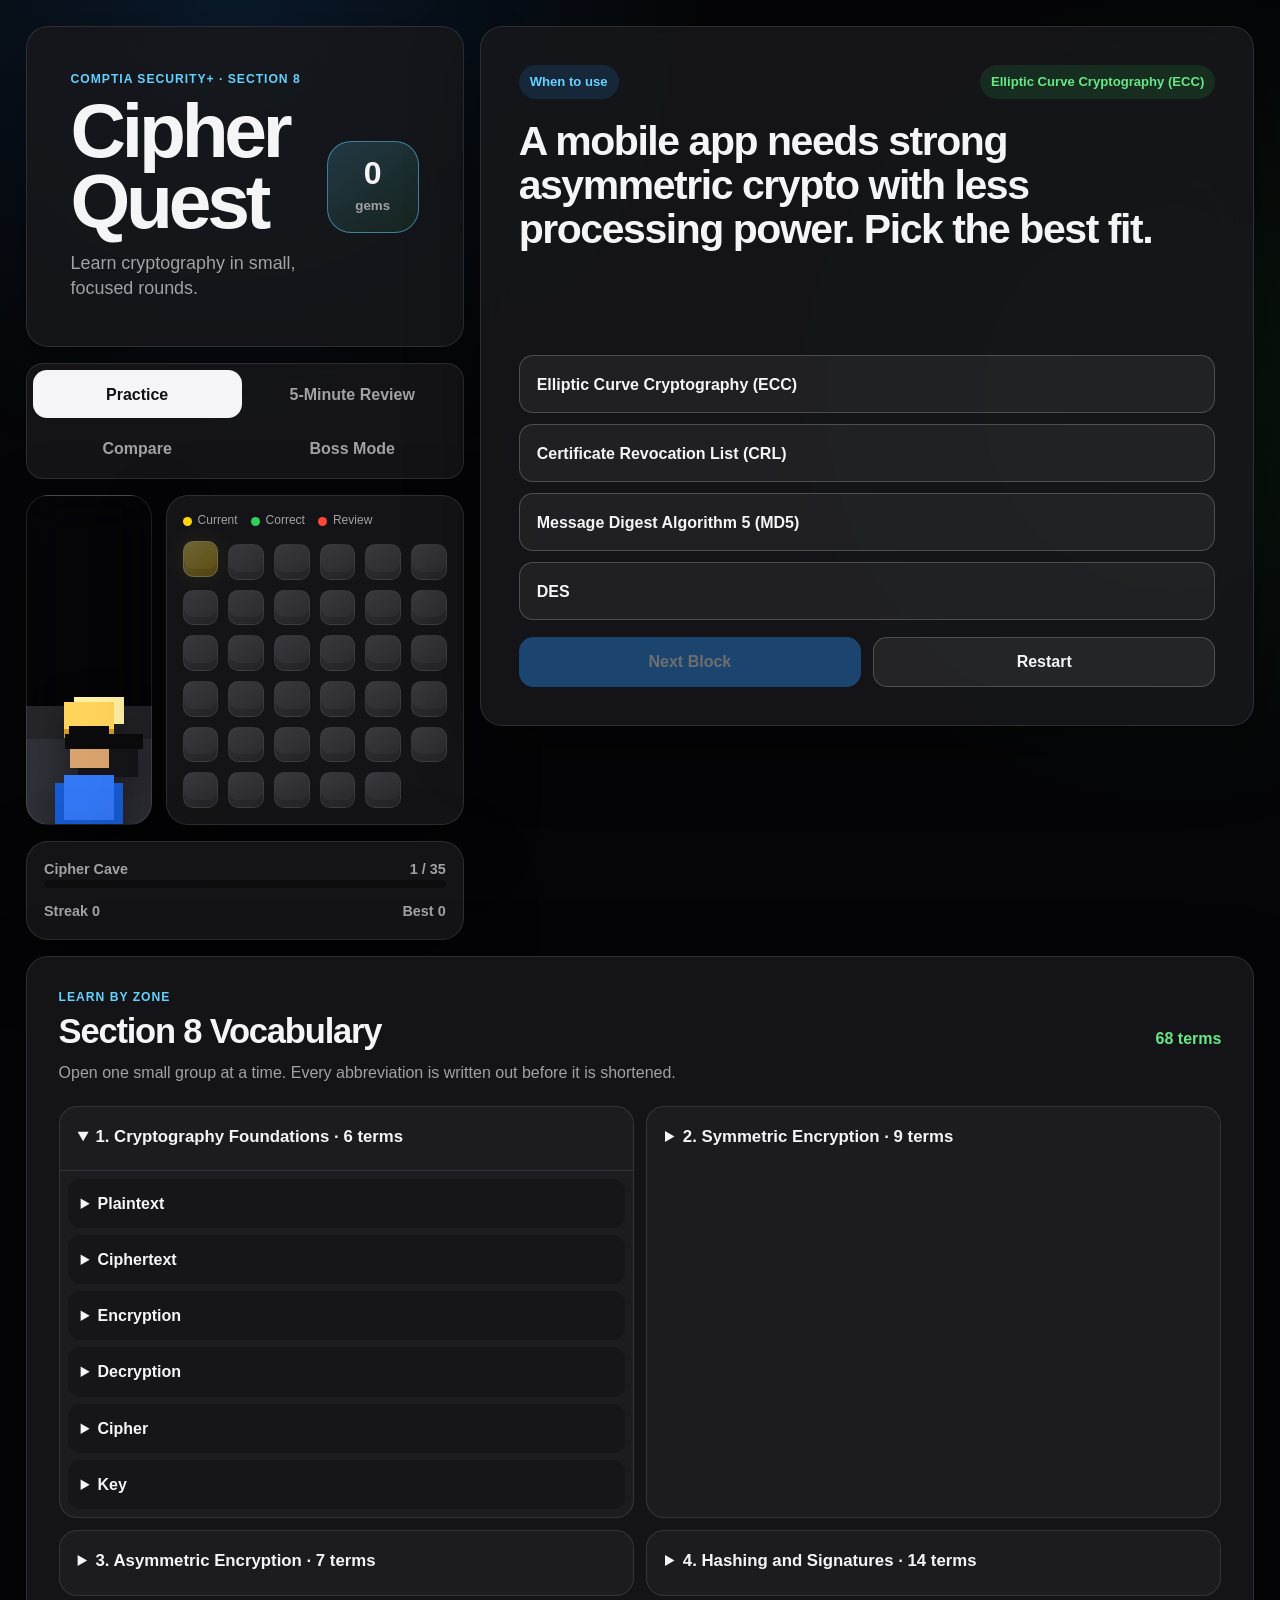
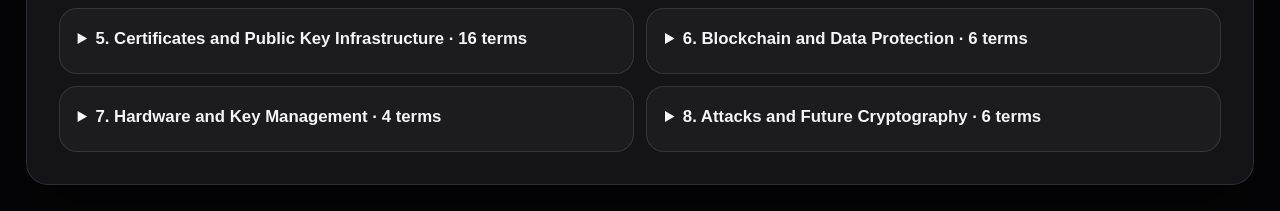
<file: cipher-quest/index.html>
<!doctype html>
<html lang="en">
<head>
  <meta charset="utf-8">
  <meta name="viewport" content="width=device-width, initial-scale=1">
  <title>Cipher Quest</title>
  <link rel="stylesheet" href="styles.css?v=3">
</head>
<body>
  <main class="shell">
    <header class="topbar">
      <div>
        <p class="eyebrow">CompTIA Security+ · Section 8</p>
        <h1>Cipher Quest</h1>
        <p class="subtitle">Learn cryptography in small, focused rounds.</p>
      </div>
      <div class="score-box" aria-label="Game score">
        <span id="score">0</span>
        <small>gems</small>
      </div>
    </header>

    <nav class="mode-nav" aria-label="Learning modes">
      <button class="mode-tab active" type="button" data-mode="practice">Practice</button>
      <button class="mode-tab" type="button" data-mode="quick">5-Minute Review</button>
      <button class="mode-tab" type="button" data-mode="compare">Compare</button>
      <button class="mode-tab" type="button" data-mode="boss">Boss Mode</button>
    </nav>

    <section class="world" aria-label="Quest progress">
      <div class="hero" aria-hidden="true">
        <div class="avatar">
          <span class="helmet"></span>
          <span class="hair"></span>
          <span class="face"></span>
          <span class="body"></span>
        </div>
      </div>
      <div class="map-wrap">
        <div class="map-key" aria-label="Progress color key">
          <span><i class="key-current"></i>Current</span>
          <span><i class="key-correct"></i>Correct</span>
          <span><i class="key-wrong"></i>Review</span>
        </div>
        <div class="map" id="map"></div>
      </div>
    </section>

    <section class="hud">
      <div class="meter">
        <div class="meter-label">
          <span id="zoneName">Key Camp</span>
          <span id="roundText">1 / 18</span>
        </div>
        <div class="bar"><span id="progressBar"></span></div>
      </div>
      <div class="stats">
        <span>Streak <strong id="streak">0</strong></span>
        <span>Best <strong id="best">0</strong></span>
      </div>
    </section>

    <section class="card" aria-live="polite">
      <div class="review-banner" id="reviewBanner" hidden>
        <span>Reviewing a completed block</span>
        <button id="returnBtn" type="button">Return to current question</button>
      </div>
      <div class="card-head">
        <span class="mode" id="modeLabel">Meaning</span>
        <span class="term" id="termLabel">AES</span>
      </div>
      <h2 id="prompt">Loading...</h2>
      <div class="choices" id="choices"></div>
      <div class="feedback" id="feedback" hidden></div>
      <div class="actions">
        <button id="nextBtn" class="primary" disabled>Next Block</button>
        <button id="retryMissedBtn" hidden>Retry Missed</button>
        <button id="restartBtn">Restart</button>
      </div>
    </section>

    <section class="glossary" aria-label="Section 8 vocabulary checklist">
      <div class="glossary-head">
        <div>
          <p class="eyebrow">Learn by zone</p>
          <h2>Section 8 Vocabulary</h2>
        </div>
        <span id="glossaryCount">0 terms</span>
      </div>
      <p class="glossary-intro">Open one small group at a time. Every abbreviation is written out before it is shortened.</p>
      <div class="glossary-list" id="glossaryList"></div>
    </section>
  </main>

  <script src="script.js?v=3"></script>
</body>
</html>
</file>
<file: cipher-quest/styles.css>
:root {
  color-scheme: dark;
  --bg: #050507; --surface: rgba(24, 24, 27, .86); --line: rgba(255,255,255,.11);
  --line-strong: rgba(255,255,255,.2); --text: #f5f5f7; --muted: #a1a1a6;
  --blue: #2997ff; --green: #30d158; --gold: #ffd60a; --red: #ff453a; --radius: 22px;
  --shadow: 0 24px 70px rgba(0,0,0,.38);
}
* { box-sizing: border-box; }
html { scroll-behavior: smooth; }
html, body { min-height: 100%; margin: 0; }
body {
  background: radial-gradient(circle at 18% 0%, rgba(41,151,255,.14), transparent 30rem), radial-gradient(circle at 92% 22%, rgba(48,209,88,.08), transparent 26rem), var(--bg);
  color: var(--text); font-family: -apple-system, BlinkMacSystemFont, "SF Pro Display", "Segoe UI", sans-serif;
  line-height: 1.45; -webkit-font-smoothing: antialiased;
}
button { min-height: 48px; border: 1px solid var(--line-strong); border-radius: 14px; padding: 12px 17px; background: rgba(255,255,255,.07); color: var(--text); font: inherit; font-weight: 650; cursor: pointer; transition: transform 160ms ease, background 160ms ease, border-color 160ms ease, opacity 160ms ease; }
button:hover:not(:disabled) { transform: translateY(-1px); background: rgba(255,255,255,.11); }
button:active:not(:disabled) { transform: scale(.985); }
button:disabled { opacity: .38; cursor: not-allowed; }
button:focus-visible, summary:focus-visible { outline: 3px solid rgba(41,151,255,.8); outline-offset: 3px; }
button.primary { background: var(--blue); border-color: var(--blue); color: white; }
button.primary:hover:not(:disabled) { background: #47a6ff; }
.shell { width: min(100%, 1420px); min-height: 100vh; margin: 0 auto; padding: clamp(14px,2vw,30px); display: grid; gap: 16px; }
.topbar, .mode-nav, .hud, .card, .glossary, .hero, .map-wrap { border: 1px solid var(--line); background: var(--surface); box-shadow: var(--shadow); backdrop-filter: blur(24px) saturate(130%); -webkit-backdrop-filter: blur(24px) saturate(130%); }
.topbar { display: flex; align-items: center; justify-content: space-between; gap: 18px; padding: clamp(22px,4vw,44px); border-radius: var(--radius); }
.eyebrow { margin: 0 0 7px; color: #64d2ff; font-size: .76rem; font-weight: 750; letter-spacing: .08em; text-transform: uppercase; }
h1 { margin: 0; font-size: clamp(2.35rem,6vw,5.2rem); line-height: .92; letter-spacing: -.055em; }
.subtitle { margin: 14px 0 0; color: var(--muted); font-size: clamp(.95rem,1.4vw,1.12rem); }
.score-box { width: 92px; min-width: 92px; aspect-ratio: 1; display: grid; place-content: center; text-align: center; border: 1px solid rgba(100,210,255,.5); border-radius: 24px; background: linear-gradient(145deg,rgba(100,210,255,.18),rgba(48,209,88,.08)); }
.score-box span { font-size: 2rem; font-weight: 760; line-height: 1; }
.score-box small { margin-top: 7px; color: var(--muted); font-weight: 650; }
.mode-nav { display: grid; grid-template-columns: repeat(2,minmax(0,1fr)); gap: 6px; padding: 6px; border-radius: 17px; box-shadow: none; }
.mode-tab { min-width: 0; border: 0; background: transparent; color: var(--muted); }
.mode-tab.active { background: #f5f5f7; color: #111114; }
.world { min-width: 0; display: grid; grid-template-columns: 126px minmax(0,1fr); gap: 14px; }
.hero, .map-wrap { border-radius: var(--radius); overflow: hidden; }
.hero { min-height: 236px; display: grid; place-items: end center; background: linear-gradient(transparent 0 64%,#25252a 64% 74%,#303038 74%); }
.avatar { position: relative; width: 68px; height: 126px; filter: drop-shadow(0 12px 18px rgba(0,0,0,.4)); }
.avatar span { position: absolute; display: block; image-rendering: pixelated; }
.helmet { left: 9px; top: 4px; width: 50px; height: 27px; background: #ffd45b; box-shadow: 0 9px #d39b24,10px -5px #fff0a4; }
.hair { z-index: 2; left: 14px; top: 28px; width: 40px; height: 15px; background: #0b0b0d; box-shadow: -4px 8px #0b0b0d,34px 8px #0b0b0d; }
.face { left: 15px; top: 38px; width: 39px; height: 32px; background: #d9a36f; box-shadow: 8px 9px #151519,29px 9px #151519; }
.body { left: 9px; top: 77px; width: 50px; height: 45px; background: #3478f6; box-shadow: -9px 8px #175cd3,9px 8px #175cd3,0 45px #48484f; }
.map-wrap { min-width: 0; padding: 16px; }
.map-key { display: flex; flex-wrap: wrap; gap: 13px; margin-bottom: 14px; color: var(--muted); font-size: .75rem; }
.map-key span { display: inline-flex; align-items: center; gap: 6px; }
.map-key i { width: 9px; height: 9px; border-radius: 50%; }
.key-current { background: var(--gold); } .key-correct { background: var(--green); } .key-wrong { background: var(--red); }
.map { display: grid; grid-template-columns: repeat(6,minmax(0,1fr)); gap: clamp(6px,1vw,10px); }
.block { aspect-ratio: 1; min-width: 0; min-height: 0; padding: 0; border: 1px solid rgba(255,255,255,.14); border-radius: 10px; background: linear-gradient(145deg,#74747d,#4c4c53); box-shadow: inset 0 -7px rgba(0,0,0,.18); }
button.block:hover:not(:disabled) { transform: scale(1.04); }
.block.correct { background: linear-gradient(145deg,#42e36a,#218c40); border-color: #63ef83; }
.block.wrong { background: linear-gradient(145deg,#ff6258,#b51f22); border-color: #ff817a; }
.block.current { background: linear-gradient(145deg,#ffe86b,#d3a900); border-color: #fff2a6; transform: translateY(-3px); box-shadow: 0 0 24px rgba(255,214,10,.25),inset 0 -7px rgba(0,0,0,.13); }
.hud { padding: 17px; display: grid; gap: 13px; border-radius: var(--radius); }
.meter-label, .stats, .card-head, .actions { display: flex; align-items: center; justify-content: space-between; gap: 12px; }
.meter-label, .stats { color: var(--muted); font-size: .9rem; font-weight: 650; }
.bar { height: 8px; overflow: hidden; border-radius: 99px; background: #0d0d0f; }
.bar span { display: block; width: 0; height: 100%; border-radius: inherit; background: linear-gradient(90deg,#64d2ff,var(--green)); transition: width 320ms ease; }
.card { min-width: 0; padding: clamp(20px,3.5vw,38px); border-radius: var(--radius); }
.review-banner { margin: -8px -8px 22px; padding: 10px 12px 10px 16px; border: 1px solid rgba(255,214,10,.35); border-radius: 14px; background: rgba(255,214,10,.09); color: #ffe66e; display: flex; align-items: center; justify-content: space-between; gap: 12px; }
.review-banner[hidden] { display: none; }
.review-banner button { min-height: 38px; padding: 8px 11px; }
.card-head { margin-bottom: 20px; }
.mode, .term { display: inline-flex; align-items: center; min-height: 34px; border-radius: 99px; padding: 6px 11px; font-size: .82rem; font-weight: 700; }
.mode { background: rgba(41,151,255,.14); color: #64d2ff; }
.term { max-width: 68%; overflow-wrap: anywhere; background: rgba(48,209,88,.13); color: #66e886; }
h2 { margin: 0 0 24px; font-size: clamp(1.6rem,3.2vw,2.75rem); line-height: 1.08; letter-spacing: -.035em; }
.choices { display: grid; gap: 11px; }
.choice { width: 100%; min-height: 58px; text-align: left; background: rgba(255,255,255,.055); font-weight: 620; }
.choice.correct { background: rgba(48,209,88,.18); border-color: rgba(48,209,88,.75); }
.choice.wrong { background: rgba(255,69,58,.18); border-color: rgba(255,69,58,.78); }
.feedback { margin-top: 16px; border: 1px solid var(--line); border-radius: 18px; padding: clamp(17px,2.5vw,25px); background: rgba(0,0,0,.24); color: #d2d2d7; }
.feedback-title { display: flex; align-items: center; gap: 9px; margin-bottom: 15px; color: var(--text); font-size: 1.12rem; }
.feedback-title i { width: 12px; height: 12px; border-radius: 50%; background: var(--green); }
.feedback-title.miss i { background: var(--red); }
.definition { margin: 0 0 16px; padding: 15px; border-left: 3px solid #64d2ff; border-radius: 0 12px 12px 0; background: rgba(41,151,255,.08); }
.definition strong { display: block; margin-bottom: 5px; color: #64d2ff; }
.lesson-list { list-style: none; margin: 0; padding: 0; display: grid; gap: 10px; }
.lesson-list li { display: grid; grid-template-columns: 112px minmax(0,1fr); gap: 10px; }
.lesson-list span { color: #66e886; font-weight: 720; }
.actions { margin-top: 17px; }
.actions button { flex: 1; }
.glossary { min-width: 0; padding: clamp(20px,3vw,32px); border-radius: var(--radius); }
.glossary-head { display: flex; align-items: end; justify-content: space-between; gap: 14px; }
.glossary h2 { margin: 0; font-size: clamp(1.55rem,2.7vw,2.25rem); }
.glossary-head > span { color: #66e886; font-weight: 700; white-space: nowrap; }
.glossary-intro { max-width: 680px; margin: 10px 0 22px; color: var(--muted); }
.glossary-list { display: grid; grid-template-columns: repeat(2,minmax(0,1fr)); gap: 12px; }
.glossary-group { border: 1px solid var(--line); border-radius: 18px; background: rgba(255,255,255,.035); overflow: hidden; }
.glossary-group > summary { min-height: 64px; padding: 18px; cursor: pointer; font-size: 1.05rem; font-weight: 720; }
.glossary-group[open] > summary { border-bottom: 1px solid var(--line); }
.term-list { padding: 8px; display: grid; gap: 7px; }
.term-item { border-radius: 12px; background: rgba(0,0,0,.2); }
.term-item summary { padding: 13px; cursor: pointer; font-weight: 660; }
.term-item p { margin: 0; padding: 0 13px 14px; color: var(--muted); }
@media (min-width: 1024px) {
  .shell { grid-template-columns: minmax(390px,.82fr) minmax(560px,1.45fr); align-content: start; }
  .topbar, .mode-nav, .world, .hud { grid-column: 1; }
  .card { grid-column: 2; grid-row: 1 / span 4; align-self: start; min-height: 700px; display: flex; flex-direction: column; }
  .choices { margin-top: auto; }
  .glossary { grid-column: 1 / -1; }
}
@media (min-width: 700px) and (max-width: 1023px) {
  .shell { grid-template-columns: minmax(280px,.78fr) minmax(420px,1.22fr); }
  .topbar, .mode-nav { grid-column: 1 / -1; }
  .world, .hud { grid-column: 1; }
  .card { grid-column: 2; grid-row: 3 / span 2; }
  .glossary { grid-column: 1 / -1; }
  .world { grid-template-columns: 92px minmax(0,1fr); }
  .map { grid-template-columns: repeat(3,minmax(40px,1fr)); }
  .hero { min-height: 280px; }
}
@media (max-width: 699px) {
  .shell { padding: 10px; gap: 10px; }
  .topbar { padding: 24px 20px; }
  .subtitle { max-width: 230px; }
  .score-box { width: 72px; min-width: 72px; border-radius: 18px; }
  .score-box span { font-size: 1.55rem; }
  .world { grid-template-columns: 82px minmax(0,1fr); gap: 10px; }
  .hero { min-height: 180px; }
  .avatar { transform: scale(.78); transform-origin: bottom center; }
  .map-wrap { padding: 11px; }
  .map-key { gap: 8px; font-size: .67rem; }
  .map { grid-template-columns: repeat(6,minmax(28px,1fr)); gap: 6px; }
  .block { min-height: 28px; border-radius: 7px; }
  .glossary-list { grid-template-columns: 1fr; }
  .lesson-list li { grid-template-columns: 1fr; gap: 2px; }
  .actions { flex-wrap: wrap; }
  .actions button { flex: 1 1 42%; }
  .review-banner { align-items: stretch; flex-direction: column; }
}
@media (max-width: 390px) {
  h1 { font-size: 2.3rem; }
  .subtitle { font-size: .86rem; }
  .map { grid-template-columns: repeat(6,minmax(24px,1fr)); gap: 5px; }
  .world { grid-template-columns: 72px minmax(0,1fr); }
  .term { max-width: 62%; }
}
@media (prefers-reduced-motion: reduce) { *, *::before, *::after { scroll-behavior: auto !important; transition: none !important; animation: none !important; } }
</file>
